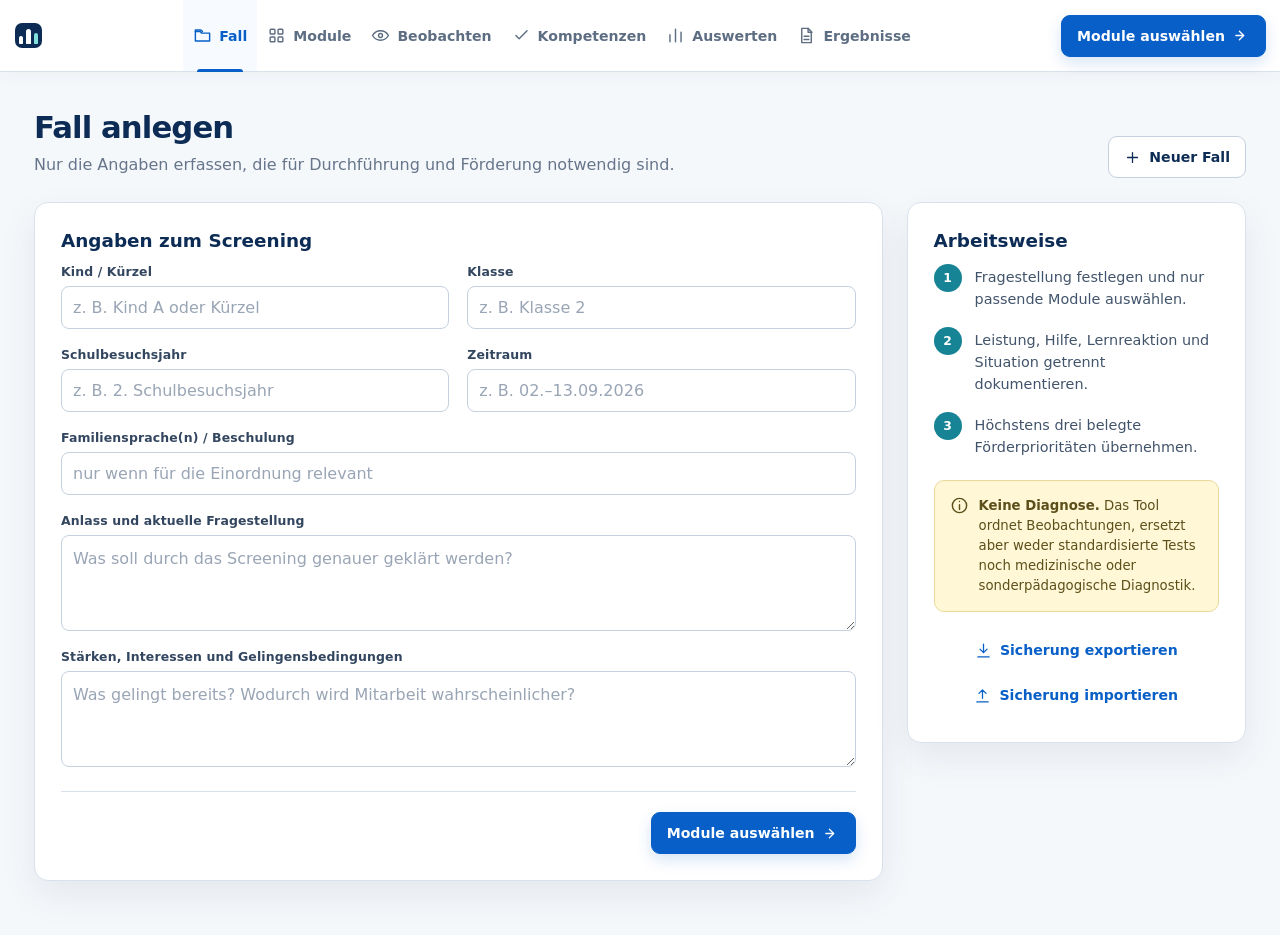
<file: index.html>
<!doctype html>
<html lang="de">
  <head>
    <meta charset="UTF-8" />
    <meta name="viewport" content="width=device-width, initial-scale=1.0, viewport-fit=cover" />
    <meta name="theme-color" content="#ffffff" />
    <meta name="description" content="Lokales Auswertungstool für den pädagogischen Screening-Baukasten Grundschule" />
    <link rel="manifest" href="./manifest.webmanifest" />
    <link rel="icon" href="./assets/icon.svg" type="image/svg+xml" />
    <link rel="stylesheet" href="./styles.css" />
    <title>Screening-Kompass</title>
  </head>
  <body>
    <div id="app">
      <main class="boot-screen">
        <div>
          <span>SCREENING-KOMPASS</span>
          <h1>Die App wird gestartet …</h1>
          <p>Wenn diese Meldung stehen bleibt, wird die Datei nur in einer geschützten Vorschau angezeigt. Bitte die ZIP-Datei herunterladen, entpacken und die darin enthaltene Datei öffnen.</p>
        </div>
      </main>
    </div>
    <div id="toast" class="toast" role="status" aria-live="polite"></div>
    <script>
      window.addEventListener("error", function (event) {
        var target = document.getElementById("app");
        if (!target) return;
        target.innerHTML = '<main class="boot-screen"><div><span>SCREENING-KOMPASS</span><h1>Die App konnte nicht gestartet werden.</h1><p>Bitte verwende die entpackte ZIP-Datei oder die Netlify-Version. Technischer Hinweis: ' + String(event.message || "unbekannter Fehler").replace(/[<>]/g, "") + '</p></div></main>';
      });
    </script>
    <script type="module" src="./src/app.js"></script>
  </body>
</html>
</file>
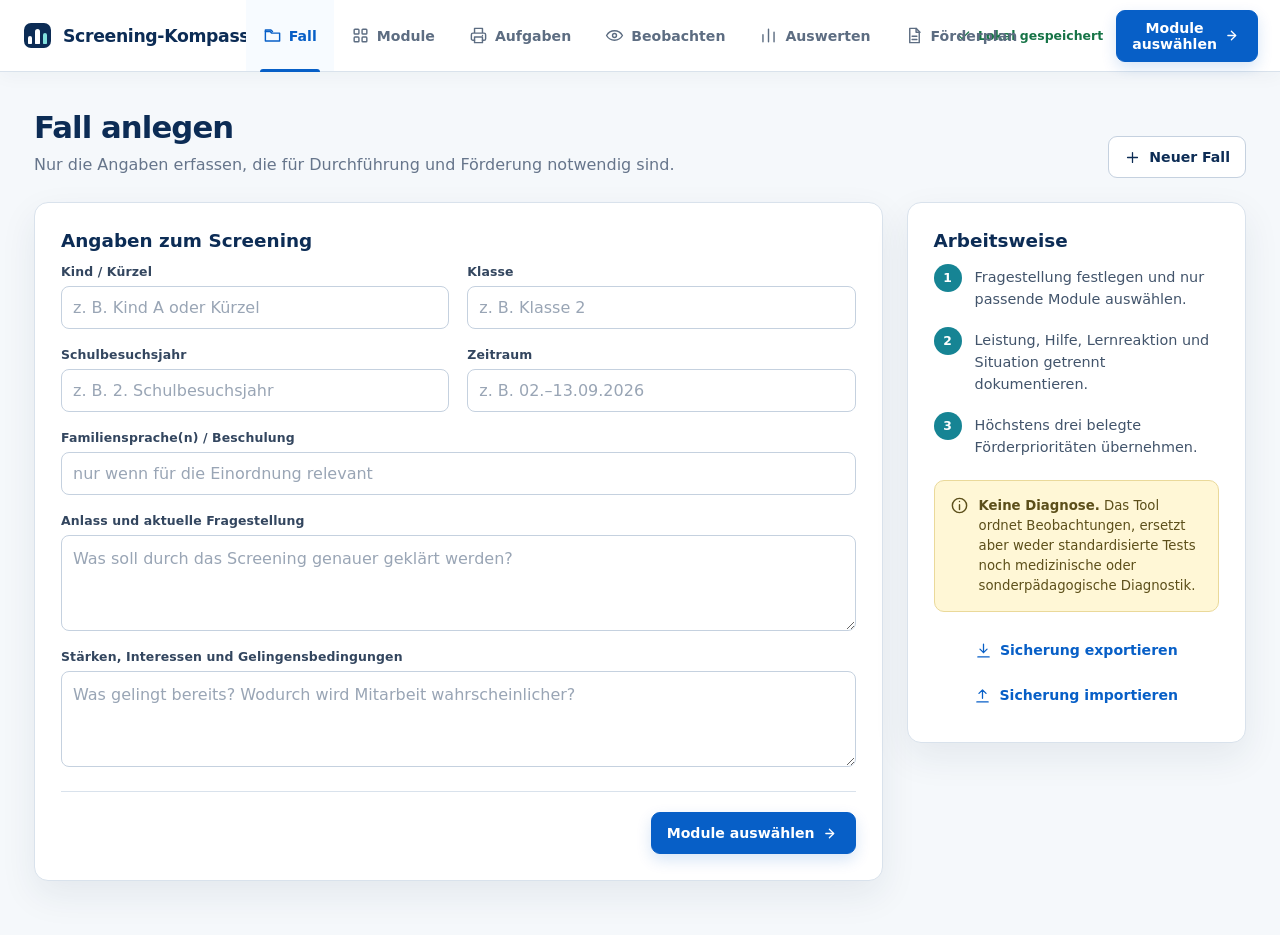
<file: Screening-Kompass.html>
<!doctype html>
<html lang="de">
  <head>
    <meta charset="UTF-8" />
    <meta name="viewport" content="width=device-width, initial-scale=1.0, viewport-fit=cover" />
    <meta name="theme-color" content="#ffffff" />
    <meta name="description" content="Lokales Auswertungstool für den pädagogischen Screening-Baukasten Grundschule" />
    <title>Screening-Kompass</title>
    <style>:root {
  color-scheme: light;
  --navy: #0c2c55;
  --blue: #075fc7;
  --blue-dark: #064c9e;
  --teal: #168494;
  --teal-soft: #e8f7f7;
  --ink: #17263b;
  --muted: #66758b;
  --line: #d9e2ec;
  --line-strong: #c5d1df;
  --surface: #ffffff;
  --surface-soft: #f5f8fb;
  --surface-blue: #eff7ff;
  --yellow: #fff7d6;
  --yellow-line: #ead99a;
  --green: #177447;
  --green-soft: #e9f7ef;
  --red: #b63b45;
  --shadow: 0 14px 36px rgba(26, 51, 82, 0.08);
  --radius: 14px;
  font-family: Inter, Aptos, "Segoe UI", system-ui, -apple-system, sans-serif;
  font-synthesis: none;
}

* {
  box-sizing: border-box;
}

html {
  min-width: 320px;
  background: var(--surface-soft);
  scroll-behavior: smooth;
}

body {
  margin: 0;
  min-width: 320px;
  min-height: 100vh;
  color: var(--ink);
  background: var(--surface-soft);
  -webkit-font-smoothing: antialiased;
}

.boot-screen {
  display: grid;
  min-height: 100vh;
  padding: 32px;
  place-items: center;
  background: #f5f8fb;
}

.boot-screen > div {
  width: min(100%, 620px);
  padding: 38px;
  border: 1px solid #d9e2ec;
  border-radius: 16px;
  background: #fff;
  box-shadow: 0 14px 36px rgba(26, 51, 82, 0.08);
}

.boot-screen span {
  color: #168494;
  font-size: 0.75rem;
  font-weight: 900;
  letter-spacing: 0.12em;
}

.boot-screen h1 { margin-top: 8px; }
.boot-screen p { margin-bottom: 0; color: #66758b; }

button,
input,
textarea,
select {
  font: inherit;
}

button,
select {
  cursor: pointer;
}

button:disabled,
select:disabled {
  cursor: not-allowed;
  opacity: 0.55;
}

button:focus-visible,
input:focus-visible,
textarea:focus-visible,
select:focus-visible {
  outline: 3px solid rgba(7, 95, 199, 0.25);
  outline-offset: 2px;
}

h1,
h2,
h3,
p {
  margin-top: 0;
}

h1 {
  margin-bottom: 8px;
  color: var(--navy);
  font-size: clamp(1.65rem, 2.4vw, 2.25rem);
  line-height: 1.15;
  letter-spacing: -0.03em;
}

h2 {
  margin-bottom: 12px;
  color: var(--navy);
  font-size: 1.15rem;
  line-height: 1.25;
}

h3 {
  margin-bottom: 7px;
  color: var(--navy);
  font-size: 0.92rem;
}

p {
  line-height: 1.55;
}

.icon {
  flex: 0 0 auto;
}

.app-header {
  position: sticky;
  z-index: 20;
  top: 0;
  display: grid;
  grid-template-columns: minmax(220px, 1fr) auto minmax(220px, 1fr);
  align-items: stretch;
  min-height: 72px;
  border-bottom: 1px solid var(--line);
  background: rgba(255, 255, 255, 0.97);
  box-shadow: 0 4px 18px rgba(22, 48, 79, 0.04);
  backdrop-filter: blur(14px);
}

.brand {
  display: inline-flex;
  align-items: center;
  gap: 12px;
  width: max-content;
  padding: 0 24px;
  border: 0;
  color: var(--navy);
  background: transparent;
  font-size: 1.08rem;
  font-weight: 800;
  letter-spacing: -0.02em;
}

.brand-mark {
  display: flex;
  align-items: end;
  gap: 3px;
  width: 27px;
  height: 25px;
  padding: 4px;
  border-radius: 7px;
  background: var(--navy);
}

.brand-mark span {
  width: 5px;
  border-radius: 3px 3px 1px 1px;
  background: #fff;
}

.brand-mark span:nth-child(1) { height: 8px; }
.brand-mark span:nth-child(2) { height: 15px; }
.brand-mark span:nth-child(3) { height: 11px; background: #82e1dd; }

.workflow-nav {
  display: flex;
  align-items: stretch;
  justify-content: center;
  min-width: 0;
}

.workflow-link {
  position: relative;
  display: inline-flex;
  align-items: center;
  justify-content: center;
  gap: 7px;
  padding: 0 17px;
  border: 0;
  color: #5d6d82;
  background: transparent;
  font-size: 0.88rem;
  font-weight: 700;
  white-space: nowrap;
}

.workflow-link::after {
  position: absolute;
  right: 14px;
  bottom: -1px;
  left: 14px;
  height: 3px;
  border-radius: 4px 4px 0 0;
  background: transparent;
  content: "";
}

.workflow-link:hover,
.workflow-link.is-active {
  color: var(--blue);
  background: #f7fbff;
}

.workflow-link.is-active::after {
  background: var(--blue);
}

.header-actions {
  display: flex;
  align-items: center;
  justify-content: flex-end;
  gap: 13px;
  padding: 0 22px;
}

.save-status {
  display: inline-flex;
  align-items: center;
  gap: 6px;
  color: var(--green);
  font-size: 0.78rem;
  font-weight: 700;
  white-space: nowrap;
}

.button {
  display: inline-flex;
  align-items: center;
  justify-content: center;
  gap: 8px;
  min-height: 42px;
  padding: 9px 15px;
  border: 1px solid transparent;
  border-radius: 9px;
  font-size: 0.88rem;
  font-weight: 750;
  text-align: center;
  text-decoration: none;
  transition: background 140ms ease, border-color 140ms ease, transform 140ms ease;
}

.button:not(:disabled):active {
  transform: translateY(1px);
}

.button-primary {
  border-color: var(--blue);
  color: #fff;
  background: var(--blue);
  box-shadow: 0 6px 15px rgba(7, 95, 199, 0.16);
}

.button-primary:hover { background: var(--blue-dark); }

.button-secondary {
  border-color: var(--line-strong);
  color: var(--navy);
  background: #fff;
}

.button-secondary:hover,
.button-quiet:hover { background: var(--surface-blue); border-color: #a9c5e3; }

.button-quiet {
  border-color: transparent;
  color: var(--blue);
  background: transparent;
}

.button-block { width: 100%; }

.icon-button {
  display: inline-grid;
  width: 34px;
  height: 34px;
  padding: 0;
  place-items: center;
  border: 1px solid var(--line);
  border-radius: 8px;
  color: var(--navy);
  background: #fff;
}

.simple-page,
.report-page {
  width: min(100%, 1380px);
  min-height: calc(100vh - 72px);
  margin: 0 auto;
  padding: 38px 34px 54px;
}

.page-heading,
.report-toolbar {
  display: flex;
  align-items: end;
  justify-content: space-between;
  gap: 24px;
  margin-bottom: 24px;
}

.page-heading p,
.report-toolbar p,
.workspace-title p,
.profile-heading p {
  margin-bottom: 0;
  color: var(--muted);
}

.case-layout {
  display: grid;
  grid-template-columns: minmax(0, 1.8fr) minmax(285px, 0.72fr);
  gap: 24px;
}

.form-surface,
.guidance-panel,
.module-group,
.selection-summary,
.transfer-copy {
  border: 1px solid var(--line);
  border-radius: var(--radius);
  background: var(--surface);
  box-shadow: var(--shadow);
}

.form-surface,
.guidance-panel,
.selection-summary {
  padding: 26px;
}

.form-grid {
  display: grid;
  grid-template-columns: repeat(2, minmax(0, 1fr));
  gap: 18px;
}

.field {
  display: flex;
  flex-direction: column;
  gap: 7px;
  min-width: 0;
}

.field > span {
  color: #33465f;
  font-size: 0.78rem;
  font-weight: 800;
  letter-spacing: 0.01em;
}

.field-wide { grid-column: 1 / -1; }

.field input,
.field textarea,
.transfer-copy textarea,
.rating-select {
  width: 100%;
  border: 1px solid var(--line-strong);
  border-radius: 8px;
  color: var(--ink);
  background: #fff;
}

.field input {
  min-height: 43px;
  padding: 9px 11px;
}

.field textarea,
.transfer-copy textarea {
  padding: 11px;
  line-height: 1.5;
  resize: vertical;
}

.field input::placeholder,
.field textarea::placeholder { color: #99a5b5; }

.field input:hover,
.field textarea:hover,
.rating-select:hover { border-color: #9db3ca; }

.form-actions {
  display: flex;
  justify-content: flex-end;
  margin-top: 24px;
  padding-top: 20px;
  border-top: 1px solid var(--line);
}

.guidance-panel {
  align-self: start;
}

.plain-steps {
  display: grid;
  gap: 16px;
  margin: 0 0 22px;
  padding: 0;
  list-style: none;
}

.plain-steps li {
  display: grid;
  grid-template-columns: 30px 1fr;
  gap: 11px;
  align-items: start;
}

.plain-steps li > span {
  display: grid;
  width: 28px;
  height: 28px;
  place-items: center;
  border-radius: 50%;
  color: #fff;
  background: var(--teal);
  font-size: 0.77rem;
  font-weight: 800;
}

.plain-steps p { margin: 2px 0 0; color: #42546b; font-size: 0.9rem; }

.notice {
  display: flex;
  gap: 10px;
  padding: 15px;
  border: 1px solid;
  border-radius: 10px;
}

.notice p { margin: 0; font-size: 0.83rem; line-height: 1.5; }

.notice-yellow {
  border-color: var(--yellow-line);
  color: #5c4f1a;
  background: var(--yellow);
}

.notice.compact { padding: 10px 11px; }

.data-actions {
  display: grid;
  gap: 3px;
  margin-top: 17px;
}

.module-selection-layout {
  display: grid;
  grid-template-columns: minmax(0, 1fr) 300px;
  gap: 24px;
  align-items: start;
}

.module-groups { display: grid; gap: 18px; }

.module-group { overflow: hidden; }

.section-title-line {
  display: flex;
  align-items: center;
  justify-content: space-between;
  gap: 18px;
  padding: 18px 21px;
  border-bottom: 1px solid var(--line);
  background: #fbfcfe;
}

.section-title-line h2 { margin: 0; }

.section-title-line span {
  color: var(--muted);
  font-size: 0.78rem;
  font-weight: 700;
}

.module-list { display: grid; }

.module-choice {
  display: grid;
  grid-template-columns: 24px 42px minmax(0, 1fr) auto;
  gap: 12px;
  align-items: center;
  min-height: 70px;
  padding: 13px 20px;
  border-bottom: 1px solid var(--line);
  cursor: pointer;
  transition: background 120ms ease;
}

.module-choice:last-child { border-bottom: 0; }
.module-choice:hover { background: #f9fbfd; }
.module-choice.is-selected { background: var(--surface-blue); }
.module-choice input { position: absolute; opacity: 0; pointer-events: none; }

.choice-check {
  display: grid;
  width: 22px;
  height: 22px;
  place-items: center;
  border: 1.5px solid var(--line-strong);
  border-radius: 6px;
  color: #fff;
  background: #fff;
}

.is-selected .choice-check { border-color: var(--blue); background: var(--blue); }

.module-code {
  display: grid;
  width: 39px;
  height: 30px;
  place-items: center;
  border-radius: 7px;
  color: var(--navy);
  background: #eaf2fa;
  font-size: 0.77rem;
  font-weight: 850;
}

.module-copy { display: grid; gap: 3px; }
.module-copy strong { color: var(--navy); font-size: 0.92rem; }
.module-copy small { color: var(--muted); font-size: 0.8rem; }
.module-count { color: var(--muted); font-size: 0.75rem; white-space: nowrap; }

.selection-summary {
  position: sticky;
  top: 96px;
}

.summary-number {
  display: flex;
  align-items: baseline;
  gap: 9px;
  padding: 11px 0;
  border-bottom: 1px solid var(--line);
}

.summary-number strong { color: var(--blue); font-size: 1.65rem; }
.summary-number span { color: var(--muted); font-size: 0.85rem; }
.selection-summary > p { margin: 18px 0; color: var(--muted); font-size: 0.86rem; }

.materials-page { width: min(100%, 1480px); }

.material-summary {
  display: grid;
  grid-template-columns: repeat(3, minmax(150px, 0.6fr)) minmax(330px, 1.2fr);
  gap: 1px;
  margin-bottom: 22px;
  overflow: hidden;
  border: 1px solid var(--line);
  border-radius: 12px;
  background: var(--line);
  box-shadow: var(--shadow);
}

.material-summary > div {
  display: flex;
  align-items: baseline;
  gap: 9px;
  min-height: 68px;
  padding: 16px 18px;
  background: #fff;
}

.material-summary strong { color: var(--blue); font-size: 1.55rem; }
.material-summary span { color: var(--muted); font-size: 0.78rem; }
.material-summary .material-summary-actions { align-items: center; justify-content: flex-end; }

.material-groups { display: grid; gap: 20px; }

.material-group {
  overflow: hidden;
  border: 1px solid var(--line);
  border-radius: var(--radius);
  background: #fff;
  box-shadow: var(--shadow);
}

.print-sheet-grid {
  display: grid;
  grid-template-columns: repeat(3, minmax(0, 1fr));
  gap: 14px;
  padding: 18px;
}

.print-sheet-choice {
  position: relative;
  display: grid;
  grid-template-columns: 92px minmax(0, 1fr) 25px;
  gap: 13px;
  align-items: center;
  min-height: 142px;
  padding: 12px;
  overflow: hidden;
  border: 1px solid var(--line);
  border-radius: 10px;
  background: #fff;
  cursor: pointer;
  transition: border-color 140ms ease, background 140ms ease, box-shadow 140ms ease;
}

.print-sheet-choice:hover { border-color: #9ebbd8; box-shadow: 0 7px 18px rgba(26, 51, 82, 0.08); }
.print-sheet-choice.is-selected { border-color: #7baddc; background: var(--surface-blue); box-shadow: inset 3px 0 var(--blue); }
.print-sheet-choice > input { position: absolute; opacity: 0; pointer-events: none; }

.sheet-preview {
  display: block;
  width: 92px;
  aspect-ratio: 210 / 297;
  overflow: hidden;
  border: 1px solid var(--line-strong);
  border-radius: 5px;
  background: #fff;
  box-shadow: 0 3px 8px rgba(26, 51, 82, 0.08);
}

.sheet-preview img { display: block; width: 100%; height: 100%; object-fit: cover; }

.sheet-copy { display: grid; gap: 7px; min-width: 0; }
.sheet-copy > strong { color: var(--navy); font-size: 0.88rem; line-height: 1.35; }
.sheet-copy > small { color: var(--muted); font-size: 0.7rem; line-height: 1.35; }

.sheet-meta { display: flex; align-items: center; gap: 8px; }
.sheet-meta strong { padding: 4px 7px; border-radius: 6px; color: var(--blue); background: #e5f1fd; font-size: 0.69rem; }
.sheet-meta small { color: var(--muted); font-size: 0.68rem; }
.print-sheet-choice > .choice-check { align-self: start; margin-top: 2px; }

.material-bottom-actions {
  display: flex;
  align-items: center;
  justify-content: space-between;
  gap: 14px;
  margin-top: 24px;
  padding-top: 20px;
  border-top: 1px solid var(--line);
}

.material-print-page { min-height: 100vh; padding: 28px; background: #edf1f5; }

.print-material-toolbar {
  display: flex;
  align-items: end;
  justify-content: space-between;
  gap: 22px;
  width: min(100%, 940px);
  margin: 0 auto 24px;
  padding: 20px 22px;
  border: 1px solid var(--line);
  border-radius: 12px;
  background: #fff;
  box-shadow: var(--shadow);
}

.print-material-toolbar h1 { margin-bottom: 4px; font-size: 1.45rem; }
.print-material-toolbar p { margin: 0; color: var(--muted); font-size: 0.82rem; }
.print-material-toolbar > div:last-child { display: flex; gap: 10px; }

.print-sheet-stack { display: grid; gap: 24px; justify-content: center; }

.print-sheet-page {
  width: min(100%, 794px);
  aspect-ratio: 210 / 297;
  overflow: hidden;
  background: #fff;
  box-shadow: 0 12px 32px rgba(18, 43, 74, 0.16);
}

.print-sheet-page img { display: block; width: 100%; height: 100%; object-fit: contain; }

.workspace {
  display: grid;
  grid-template-columns: 270px minmax(520px, 1fr) 330px;
  grid-template-rows: minmax(0, 1fr) 72px;
  min-height: calc(100vh - 72px);
  background: #fff;
}

.module-rail,
.area-rail {
  grid-row: 1;
  min-width: 0;
  overflow-y: auto;
  border-right: 1px solid var(--line);
  background: #f8fafc;
}

.rail-heading,
.inspector-heading {
  display: flex;
  align-items: center;
  justify-content: space-between;
  gap: 10px;
  min-height: 58px;
  padding: 13px 18px;
  border-bottom: 1px solid var(--line);
}

.rail-heading strong { color: var(--navy); font-size: 0.85rem; }

.rail-group { padding: 14px 12px 4px; }

.rail-group h3 {
  margin: 0 7px 7px;
  color: #768499;
  font-size: 0.67rem;
  letter-spacing: 0.07em;
  text-transform: uppercase;
}

.rail-module {
  display: grid;
  grid-template-columns: 34px minmax(0, 1fr) auto;
  gap: 8px;
  align-items: center;
  width: 100%;
  min-height: 47px;
  padding: 8px 8px;
  border: 0;
  border-radius: 8px;
  color: #41536a;
  background: transparent;
  text-align: left;
}

.rail-module:hover { background: #eef3f8; }
.rail-module.is-active { color: var(--blue); background: #eaf4ff; }
.rail-module > span:first-child { font-size: 0.73rem; font-weight: 850; }
.rail-module-title { overflow: hidden; font-size: 0.78rem; font-weight: 700; text-overflow: ellipsis; white-space: nowrap; }

.rail-status {
  display: inline-grid;
  min-width: 27px;
  height: 22px;
  padding: 0 5px;
  place-items: center;
  border-radius: 11px;
  color: #748297;
  background: #e9eef4;
  font-size: 0.64rem;
  font-weight: 800;
}

.rail-status.is-complete { color: var(--green); background: var(--green-soft); }

.workspace-main {
  grid-row: 1;
  min-width: 0;
  overflow-y: auto;
  padding: 26px 26px 32px;
  background: #fff;
}

.workspace-title {
  display: flex;
  align-items: end;
  justify-content: space-between;
  gap: 18px;
  margin-bottom: 20px;
}

.workspace-title h1 { font-size: 1.6rem; }
.workspace-title > span {
  flex: 0 0 auto;
  color: var(--teal);
  font-size: 0.76rem;
  font-weight: 800;
}

.observation-table,
.profile-table {
  overflow: hidden;
  border: 1px solid var(--line);
  border-radius: 11px;
}

.observation-head,
.observation-row {
  display: grid;
  grid-template-columns: 45px minmax(240px, 1fr) minmax(270px, 0.8fr);
  align-items: center;
}

.observation-head {
  min-height: 43px;
  padding: 0 15px;
  color: #68778b;
  background: #f5f8fb;
  font-size: 0.69rem;
  font-weight: 800;
  letter-spacing: 0.05em;
  text-transform: uppercase;
}

.observation-row {
  min-height: 62px;
  padding: 10px 15px;
  border-top: 1px solid var(--line);
  background: #fff;
  cursor: pointer;
}

.observation-row:hover { background: #fbfdff; }
.observation-row.is-active { background: var(--surface-blue); box-shadow: inset 3px 0 var(--blue); }
.observation-number { color: #7b899b; font-size: 0.76rem; font-weight: 800; }
.observation-row > strong { padding-right: 16px; color: #263850; font-size: 0.85rem; line-height: 1.4; }

.evidence-control {
  display: grid;
  grid-template-columns: repeat(6, minmax(34px, 1fr));
  gap: 5px;
}

.evidence-button {
  min-width: 34px;
  height: 34px;
  padding: 0;
  border: 1px solid #bfcbd9;
  border-radius: 7px;
  color: #526278;
  background: #fff;
  font-size: 0.75rem;
  font-weight: 850;
}

.evidence-button:hover { border-color: var(--blue); color: var(--blue); background: #f4f9ff; }
.evidence-button.is-selected { border-color: var(--blue); color: #fff; background: var(--blue); box-shadow: 0 3px 9px rgba(7, 95, 199, 0.18); }

.observation-detail {
  padding: 17px 18px 19px 61px;
  border-top: 1px solid #cfe0f1;
  border-bottom: 1px solid var(--line);
  background: #f7fbff;
}

.detail-grid {
  display: grid;
  grid-template-columns: repeat(2, minmax(0, 1fr));
  gap: 14px;
  margin-top: 13px;
}

.inspector {
  grid-row: 1;
  min-width: 0;
  overflow-y: auto;
  padding: 0 18px 24px;
  border-left: 1px solid var(--line);
  background: #fbfcfe;
}

.inspector-heading { margin: 0 -18px 16px; }
.inspector-heading h2 { margin: 0; font-size: 0.97rem; }

.mapping-block {
  margin-top: 15px;
  padding: 14px;
  border: 1px solid var(--line);
  border-radius: 9px;
  background: #fff;
}

.mapping-block h3 { margin-bottom: 5px; color: var(--blue); }
.mapping-block p { margin-bottom: 9px; color: #364a63; font-size: 0.84rem; }
.mapping-result { color: var(--muted); font-size: 0.72rem; font-weight: 700; }
.inspector > .button { margin-top: 15px; }

.code-legend {
  margin-top: 22px;
  padding-top: 17px;
  border-top: 1px solid var(--line);
}

.code-legend p {
  display: grid;
  grid-template-columns: 25px 1fr;
  gap: 8px;
  margin: 7px 0;
  color: var(--muted);
  font-size: 0.73rem;
}

.code-legend p strong { color: var(--navy); }

.workspace-footer {
  grid-column: 1 / -1;
  grid-row: 2;
  display: grid;
  grid-template-columns: 270px minmax(300px, 1fr) 330px;
  align-items: center;
  gap: 18px;
  padding: 12px 22px;
  border-top: 1px solid var(--line);
  background: #fff;
  box-shadow: 0 -6px 18px rgba(26, 51, 82, 0.05);
}

.workspace-footer > .button:last-child { justify-self: end; }

.progress-track {
  display: flex;
  align-items: center;
  justify-content: center;
  gap: 12px;
  color: var(--muted);
  font-size: 0.75rem;
  font-weight: 700;
}

.progress-track > div {
  width: min(100%, 360px);
  height: 7px;
  overflow: hidden;
  border-radius: 6px;
  background: #e8edf3;
}

.progress-track i { display: block; height: 100%; border-radius: inherit; background: var(--teal); }

.area-rail { padding: 0 11px 20px; }
.area-rail .rail-heading { margin: 0 -11px 8px; padding-left: 18px; }

.area-filter {
  display: grid;
  grid-template-columns: minmax(0, 1fr) auto 14px;
  gap: 8px;
  align-items: center;
  width: 100%;
  min-height: 47px;
  padding: 8px 9px;
  border: 0;
  border-radius: 8px;
  color: #485a70;
  background: transparent;
  text-align: left;
}

.area-filter:first-of-type { grid-template-columns: minmax(0, 1fr) auto; }
.area-filter span { font-size: 0.78rem; font-weight: 700; line-height: 1.25; }
.area-filter strong { display: grid; min-width: 24px; height: 22px; place-items: center; border-radius: 12px; color: #68798d; background: #e8edf3; font-size: 0.67rem; }
.area-filter:hover { background: #eef3f8; }
.area-filter.is-active { color: var(--blue); background: #eaf4ff; }
.area-filter.is-active strong { color: #fff; background: var(--blue); }

.profile-heading {
  margin-bottom: 13px;
  padding: 14px 16px;
  border-left: 4px solid var(--teal);
  background: var(--teal-soft);
}

.profile-heading h2 { margin-bottom: 3px; font-size: 0.98rem; }
.profile-heading p { font-size: 0.78rem; }

.profile-head,
.profile-row {
  display: grid;
  grid-template-columns: minmax(130px, 0.85fr) minmax(155px, 1fr) 72px minmax(190px, 1.3fr) 65px;
  gap: 11px;
  align-items: center;
}

.profile-head {
  min-height: 43px;
  padding: 0 13px;
  color: #68778b;
  background: #f5f8fb;
  font-size: 0.65rem;
  font-weight: 800;
  letter-spacing: 0.04em;
  text-transform: uppercase;
}

.profile-row {
  min-height: 67px;
  padding: 9px 13px;
  border-top: 1px solid var(--line);
  background: #fff;
  cursor: pointer;
}

.profile-row:hover { background: #fbfdff; }
.profile-row.is-active { background: var(--surface-blue); box-shadow: inset 3px 0 var(--blue); }
.profile-row > span:first-child { color: #4e5f75; font-size: 0.74rem; line-height: 1.3; }
.profile-row > strong { color: var(--navy); font-size: 0.78rem; line-height: 1.3; }
.evidence-summary { display: -webkit-box; overflow: hidden; color: #5d6d81; font-size: 0.72rem; line-height: 1.38; -webkit-box-orient: vertical; -webkit-line-clamp: 2; }

.rating-select {
  height: 34px;
  padding: 0 7px;
  color: var(--navy);
  font-weight: 850;
}

.rating-minus { border-color: #e3b3b7; color: var(--red); background: #fff4f4; }
.rating-o { border-color: #decf95; color: #685817; background: #fff9df; }
.rating-plus { border-color: #9dcdb2; color: var(--green); background: var(--green-soft); }

.priority-button {
  display: grid;
  width: 37px;
  height: 37px;
  place-items: center;
  border: 1px solid var(--line);
  border-radius: 9px;
  color: #8793a2;
  background: #fff;
}

.priority-button:hover,
.priority-button.is-active { border-color: #d9b833; color: #8c6e00; background: #fff4bd; }

.report-inspector .field { margin-bottom: 13px; }
.active-profile-label { margin-bottom: 17px; color: var(--muted); font-size: 0.8rem; }
.active-profile-label strong { color: var(--navy); font-size: 0.9rem; }
.muted { color: var(--muted); }

.empty-state,
.empty-inline {
  display: grid;
  min-height: 420px;
  place-content: center;
  justify-items: center;
  padding: 36px;
  text-align: center;
}

.empty-state { min-height: calc(100vh - 72px); }
.empty-state p,
.empty-inline p { color: var(--muted); }

.report-page { width: min(100%, 1120px); }
.toolbar-actions { display: flex; gap: 10px; }

.print-report {
  padding: 44px 50px;
  border: 1px solid var(--line);
  border-radius: var(--radius);
  background: #fff;
  box-shadow: var(--shadow);
}

.report-title {
  display: flex;
  align-items: end;
  justify-content: space-between;
  gap: 24px;
  padding-bottom: 22px;
  border-bottom: 4px solid var(--navy);
}

.report-title span { color: var(--teal); font-size: 0.73rem; font-weight: 900; letter-spacing: 0.12em; }
.report-title h1 { margin: 5px 0 0; font-size: 2rem; }
.report-title > p { margin: 0; color: var(--muted); font-size: 0.76rem; }

.report-meta {
  display: grid;
  grid-template-columns: 1.2fr 1fr 1fr;
  gap: 1px;
  margin: 25px 0;
  border: 1px solid var(--line);
  background: var(--line);
}

.report-meta p { display: grid; gap: 5px; margin: 0; padding: 13px 15px; background: #fff; }
.report-meta span { color: var(--muted); font-size: 0.7rem; font-weight: 800; text-transform: uppercase; }
.report-meta strong { color: var(--navy); font-size: 0.9rem; }

.report-context {
  display: grid;
  grid-template-columns: 170px 1fr;
  gap: 7px 18px;
  margin-bottom: 28px;
  padding: 18px;
  border-radius: 10px;
  background: var(--surface-soft);
}

.report-context h2,
.report-context p { margin: 0; }
.report-context h2 { font-size: 0.86rem; }
.report-context p { color: #43546a; font-size: 0.84rem; }

.priority-report {
  margin: 26px 0;
  overflow: hidden;
  border: 1px solid var(--line-strong);
  border-radius: 11px;
  break-inside: avoid;
}

.priority-report-head { padding: 16px 19px; color: #fff; background: var(--navy); }
.priority-report-head span { color: #91dcd9; font-size: 0.69rem; font-weight: 900; letter-spacing: 0.08em; text-transform: uppercase; }
.priority-report-head h2 { margin: 4px 0 2px; color: #fff; font-size: 1.1rem; }
.priority-report-head p { margin: 0; color: #d4dfeb; font-size: 0.78rem; }
.report-section { display: grid; grid-template-columns: 155px 1fr; gap: 20px; padding: 16px 19px; border-bottom: 1px solid var(--line); }
.report-section h3,
.report-section p { margin: 0; }
.report-section h3 { color: var(--teal); }
.report-section p { color: #374a61; font-size: 0.84rem; }
.report-sources { padding: 12px 19px; color: var(--muted); background: #f8fafc; font-size: 0.71rem; line-height: 1.5; }
.report-note { margin-top: 25px; padding-top: 15px; border-top: 1px solid var(--line); color: var(--muted); font-size: 0.72rem; line-height: 1.5; }
.empty-report { margin: 35px 0; padding: 28px; border: 1px dashed var(--line-strong); border-radius: 10px; text-align: center; }

.transfer-copy { margin-top: 24px; padding: 24px; }
.transfer-copy > div { display: flex; gap: 10px; margin-top: 12px; }

.toast {
  position: fixed;
  z-index: 100;
  right: 24px;
  bottom: 24px;
  max-width: 380px;
  padding: 13px 17px;
  border-radius: 9px;
  color: #fff;
  background: var(--navy);
  box-shadow: 0 14px 34px rgba(12, 44, 85, 0.25);
  font-size: 0.85rem;
  font-weight: 700;
  opacity: 0;
  pointer-events: none;
  transform: translateY(12px);
  transition: opacity 150ms ease, transform 150ms ease;
}

.toast.is-visible { opacity: 1; transform: translateY(0); }

.visually-hidden {
  position: absolute !important;
  width: 1px !important;
  height: 1px !important;
  overflow: hidden !important;
  clip: rect(0 0 0 0) !important;
  white-space: nowrap !important;
}

@media (max-width: 1220px) {
  .app-header { grid-template-columns: auto minmax(0, 1fr) auto; }
  .brand { padding: 0 16px; }
  .brand > span:last-child { display: none; }
  .workflow-link { padding: 0 12px; }
  .save-status { display: none; }
  .workspace { grid-template-columns: 225px minmax(440px, 1fr) 290px; }
  .workspace-footer { grid-template-columns: 225px minmax(280px, 1fr) 290px; }
  .observation-head,
  .observation-row { grid-template-columns: 38px minmax(200px, 1fr) 244px; }
  .evidence-control { grid-template-columns: repeat(6, 35px); }
  .profile-head,
  .profile-row { grid-template-columns: minmax(105px, 0.75fr) minmax(130px, 1fr) 65px minmax(150px, 1.1fr) 45px; gap: 8px; }
  .print-sheet-grid { grid-template-columns: repeat(2, minmax(0, 1fr)); }
  .material-summary { grid-template-columns: repeat(3, minmax(0, 1fr)); }
  .material-summary .material-summary-actions { grid-column: 1 / -1; }
}

@media (max-width: 980px) {
  .app-header { grid-template-columns: auto minmax(0, 1fr); }
  .header-actions { display: none; }
  .workflow-nav { justify-content: flex-end; overflow-x: auto; }
  .workflow-link { min-width: 72px; padding: 0 10px; }
  .workflow-link span { display: none; }
  .case-layout,
  .module-selection-layout { grid-template-columns: 1fr; }
  .selection-summary { position: static; }
  .workspace { grid-template-columns: 210px minmax(0, 1fr); grid-template-rows: auto auto 72px; }
  .module-rail,
  .area-rail { grid-column: 1; grid-row: 1 / 3; }
  .workspace-main { grid-column: 2; grid-row: 1; }
  .inspector { grid-column: 2; grid-row: 2; overflow: visible; border-top: 1px solid var(--line); border-left: 0; }
  .workspace-footer { grid-column: 1 / -1; grid-row: 3; grid-template-columns: auto 1fr auto; }
  .report-inspector { display: grid; grid-template-columns: repeat(3, minmax(0, 1fr)); gap: 13px; padding-top: 18px; }
  .report-inspector .inspector-heading,
  .report-inspector .active-profile-label,
  .report-inspector .notice,
  .report-inspector > .button { grid-column: 1 / -1; }
  .report-inspector .inspector-heading { margin-top: -18px; }
}

@media (max-width: 720px) {
  .app-header { min-height: 62px; }
  .brand { padding: 0 12px; }
  .workflow-link { min-width: 52px; }
  .simple-page,
  .report-page { min-height: calc(100vh - 62px); padding: 25px 16px 40px; }
  .page-heading,
  .report-toolbar { align-items: stretch; flex-direction: column; }
  .page-heading > .button,
  .report-toolbar .button { width: 100%; }
  .form-surface,
  .guidance-panel,
  .selection-summary { padding: 20px; }
  .form-grid { grid-template-columns: 1fr; }
  .field-wide { grid-column: auto; }
  .module-choice { grid-template-columns: 24px 40px minmax(0, 1fr); padding: 13px 14px; }
  .module-count { grid-column: 3; }
  .workspace { display: block; min-height: calc(100vh - 62px); }
  .module-rail,
  .area-rail { max-height: 280px; overflow-y: auto; border-right: 0; border-bottom: 1px solid var(--line); }
  .workspace-main { overflow: visible; padding: 22px 14px 110px; }
  .inspector { overflow: visible; padding-bottom: 30px; }
  .workspace-title { align-items: start; flex-direction: column; }
  .observation-table { border-radius: 9px; }
  .observation-head { display: none; }
  .observation-row { grid-template-columns: 28px minmax(0, 1fr); gap: 6px; padding: 13px 11px; }
  .observation-row > .evidence-control { grid-column: 2; margin-top: 8px; }
  .evidence-control { grid-template-columns: repeat(6, minmax(32px, 1fr)); }
  .observation-detail { padding: 16px; }
  .detail-grid { grid-template-columns: 1fr; }
  .workspace-footer { position: fixed; z-index: 19; right: 0; bottom: 0; left: 0; display: flex; justify-content: space-between; padding: 10px; }
  .workspace-footer .progress-track { display: none; }
  .workspace-footer .button { padding: 9px 11px; font-size: 0.75rem; }
  .profile-head { display: none; }
  .profile-row { grid-template-columns: minmax(0, 1fr) 66px 42px; gap: 8px; padding: 13px; }
  .profile-row > span:first-child,
  .profile-row > strong { grid-column: 1; }
  .profile-row > span:nth-child(3) { grid-column: 2; grid-row: 1 / 3; }
  .profile-row .evidence-summary { grid-column: 1 / 3; }
  .profile-row .priority-button { grid-column: 3; grid-row: 1 / 3; }
  .report-inspector { display: block; }
  .report-inspector .field { margin-bottom: 13px; }
  .toolbar-actions { width: 100%; flex-direction: column; }
  .print-report { padding: 27px 20px; }
  .report-title { align-items: start; flex-direction: column; }
  .report-title h1 { font-size: 1.6rem; }
  .report-meta { grid-template-columns: 1fr; }
  .report-context,
  .report-section { grid-template-columns: 1fr; }
  .transfer-copy > div { flex-direction: column; }
  .toast { right: 14px; bottom: 82px; left: 14px; max-width: none; }
  .material-summary { grid-template-columns: 1fr; }
  .material-summary .material-summary-actions { grid-column: auto; align-items: stretch; flex-direction: column; }
  .print-sheet-grid { grid-template-columns: 1fr; padding: 13px; }
  .print-sheet-choice { grid-template-columns: 76px minmax(0, 1fr) 24px; min-height: 125px; }
  .sheet-preview { width: 76px; }
  .material-bottom-actions { align-items: stretch; flex-direction: column; }
  .material-bottom-actions .button { width: 100%; }
  .material-print-page { padding: 14px; }
  .print-material-toolbar { align-items: stretch; flex-direction: column; }
  .print-material-toolbar > div:last-child { flex-direction: column; }
}

@media print {
  @page { size: A4; margin: 14mm 13mm 15mm; }
  @page screeningSheet { size: A4; margin: 0; }
  html,
  body { background: #fff; }
  .no-print,
  .app-header,
  .report-toolbar,
  .transfer-copy,
  .toast { display: none !important; }
  .report-page { width: auto; min-height: 0; padding: 0; }
  .print-report { padding: 0; border: 0; border-radius: 0; box-shadow: none; }
  .report-title { padding-bottom: 14px; }
  .report-title h1 { font-size: 20pt; }
  .priority-report { margin: 18px 0; page-break-inside: avoid; }
  .report-note { font-size: 8pt; }
  body[data-view="printmaterials"] .material-print-page { min-height: 0; padding: 0; background: #fff; }
  body[data-view="printmaterials"] .print-sheet-stack { display: block; }
  body[data-view="printmaterials"] .print-sheet-page {
    width: 210mm;
    height: 297mm;
    margin: 0;
    overflow: hidden;
    page: screeningSheet;
    break-after: page;
    page-break-after: always;
    box-shadow: none;
  }
  body[data-view="printmaterials"] .print-sheet-page:last-child { break-after: auto; page-break-after: auto; }
}
</style>
  </head>
  <body>
    <div id="app">
      <main class="boot-screen">
        <div>
          <span>SCREENING-KOMPASS</span>
          <h1>Die App wird gestartet …</h1>
          <p>Wenn diese Meldung stehen bleibt, wird die Datei nur in einer geschützten Vorschau angezeigt. Bitte die ZIP-Datei herunterladen, entpacken und die darin enthaltene Datei öffnen.</p>
        </div>
      </main>
    </div>
    <div id="toast" class="toast" role="status" aria-live="polite"></div>
    <script>
      window.addEventListener("error", function (event) {
        var target = document.getElementById("app");
        if (!target) return;
        target.innerHTML = '<main class="boot-screen"><div><span>SCREENING-KOMPASS</span><h1>Die App konnte nicht gestartet werden.</h1><p>Bitte verwende die entpackte ZIP-Datei oder die Netlify-Version. Technischer Hinweis: ' + String(event.message || "unbekannter Fehler").replace(/[<>]/g, "") + '</p></div></main>';
      });
    </script>
    <script>const EVIDENCE_CODES = [
  { value: "S", short: "S", label: "selbstständig und sicher", appRating: "+" },
  { value: "H", short: "H", label: "nach kurzem Hinweis", appRating: "o" },
  { value: "V", short: "V", label: "nach Vormachen oder visuellem Modell", appRating: "o" },
  { value: "G", short: "G", label: "gemeinsam oder deutlich geführt", appRating: "-" },
  { value: "N", short: "N", label: "noch nicht gezeigt", appRating: "-" },
  { value: "?", short: "?", label: "nicht beurteilbar", appRating: "nb" }
];

const APP_RATINGS = [
  { value: "+", label: "+", description: "gelingt sicher / kein aktueller Förderbedarf" },
  { value: "o", label: "o", description: "gelingt teilweise / geringer oder situationsabhängiger Förderbedarf" },
  { value: "-", label: "-", description: "gelingt noch unsicher / deutlicher Förderbedarf" },
  { value: "nb", label: "n. b.", description: "nicht ausreichend beobachtet" }
];

const sheet = (page, code, title, kind, moduleIds, recommended = true) => ({
  id: `pdf-${String(page).padStart(3, "0")}`,
  page,
  code,
  title,
  kind,
  moduleIds,
  recommended,
  image: `./assets/sheets/page-${String(page).padStart(3, "0")}.png`
});

const PRINT_SHEETS = [
  sheet(16, "B3", "Beobachtung im Schulvormittag", "Aufgaben- und Beobachtungsbogen", ["B3"]),
  sheet(17, "B4", "Kommunikation und soziale Orientierung", "Aufgaben- und Beobachtungsbogen", ["B4"]),
  sheet(21, "W1", "Visuelle Wahrnehmung im Schulalltag", "Aufgaben- und Beobachtungsbogen", ["W1"]),
  sheet(22, "W2", "Visuelle Verarbeitung - kurze Aufgaben", "Aufgaben- und Beobachtungsbogen", ["W2"]),
  sheet(23, "W3", "Auditive Verarbeitung", "Aufgaben- und Beobachtungsbogen", ["W3"]),
  sheet(24, "W4", "Bewegung, Koordination und Körpermittellinie", "Aufgaben- und Beobachtungsbogen", ["W4"]),
  sheet(25, "W5", "Fein- und Visuomotorik", "Aufgaben- und Beobachtungsbogen", ["W5"]),
  sheet(26, "L1", "Denken und Lernen", "Aufgaben- und Beobachtungsbogen", ["L1"]),
  sheet(27, "L2", "Kurz üben und erneut ausprobieren", "Aufgaben- und Beobachtungsbogen", ["L2"]),
  sheet(28, "D1", "Laute, Silben und Buchstaben", "Aufgaben- und Beobachtungsbogen", ["D1"]),
  sheet(29, "D2", "Lesen - Grundlagen", "Aufgaben- und Beobachtungsbogen", ["D2"]),
  sheet(30, "D3", "Schreiben und Verschriften", "Aufgaben- und Beobachtungsbogen", ["D3"]),
  sheet(31, "D4", "Sprachverstehen und Erzählen", "Aufgaben- und Beobachtungsbogen", ["D4"]),
  sheet(32, "D5", "Deutsch: Lesen erweitert", "Aufgaben- und Beobachtungsbogen", ["D5"]),
  sheet(33, "D6", "Lesematerial: Wörter und Pseudowörter", "Lesematerial", ["D2", "D5"]),
  sheet(34, "D7", "Lesetext A: Der Schlüssel im Garten", "Lesematerial", ["D5"]),
  sheet(35, "D8", "Lesetext B: Ein Plan für den Schulgarten", "Lesematerial", ["D5"]),
  sheet(36, "D9", "Schreiben und Rechtschreibung erweitert", "Aufgaben- und Beobachtungsbogen", ["D9"]),
  sheet(37, "D10", "Schreibprobe: eigener Text", "Arbeitsmaterial", ["D9"]),
  sheet(38, "M1", "Mengen und Zählen", "Aufgaben- und Beobachtungsbogen", ["M1"]),
  sheet(39, "M2", "Ziffern, Zahlenraum und Stellenwert", "Aufgaben- und Beobachtungsbogen", ["M2"]),
  sheet(40, "M3", "Zerlegen und Rechnen", "Aufgaben- und Beobachtungsbogen", ["M3"]),
  sheet(41, "M4", "Sachrechnen, Muster und Größen", "Aufgaben- und Beobachtungsbogen", ["M4"]),
  sheet(42, "M5", "Mathematik: Zahlraum bis 100", "Aufgaben- und Beobachtungsbogen", ["M5"]),
  sheet(43, "M6", "Mathematik: Rechnen bis 100", "Aufgaben- und Beobachtungsbogen", ["M5"]),
  sheet(44, "M7", "Mathematik: weiterführende Anwendung", "Aufgaben- und Beobachtungsbogen", ["M5"]),
  sheet(45, "V1", "Ausgangsbeobachtung über fünf Tage", "Aufgaben- und Beobachtungsbogen", ["V1"]),
  sheet(46, "V2", "Lern- und Arbeitsverhalten", "Aufgaben- und Beobachtungsbogen", ["V2"]),
  sheet(47, "V3", "Hilfe annehmen und Neues lernen", "Aufgaben- und Beobachtungsbogen", ["V3"]),
  sheet(48, "V4", "Sozial-emotionale Beobachtung", "Aufgaben- und Beobachtungsbogen", ["V4"]),
  sheet(49, "V5", "Ereignisbogen bei Blockieren oder Aggression", "Zusatzbogen", ["V4"]),
  sheet(50, "V6", "Regulation in verschiedenen Situationen", "Aufgaben- und Beobachtungsbogen", ["V6"]),
  sheet(63, "Z1", "Auswertungshilfe Deutsch", "Lösung und Auswertung", ["D1", "D2", "D3", "D4", "D5", "D9"], false),
  sheet(64, "Z2", "Auswertungshilfe Mathematik", "Lösung und Auswertung", ["M1", "M2", "M3", "M4", "M5"], false),
  sheet(66, "Material A", "Formkarten", "Ausschneidematerial", ["W2", "L1", "L2"]),
  sheet(67, "Material B", "Mengenkarten", "Ausschneidematerial", ["M1", "M3"]),
  sheet(68, "Material C", "Zahlenkarten", "Ausschneidematerial", ["M1", "M2", "M3"]),
  sheet(69, "Material D", "Musterfolgen", "Ausschneidematerial", ["W2", "L1", "L2", "M4"]),
  sheet(70, "Material E", "Buchstabenkarten", "Ausschneidematerial", ["D1"]),
  sheet(71, "Material F", "Schreibprobe Grundlagen", "Arbeitsmaterial", ["W5", "D3"]),
  sheet(72, "Material G", "Lesekarten Grundlagen", "Lesematerial", ["D1", "D2"]),
  sheet(73, "Material H", "Lesesätze Grundlagen", "Lesematerial", ["D2"]),
  sheet(74, "Material I", "Visuelles Suchblatt", "Arbeitsmaterial", ["W2"])
];

function printSheetsForModules(moduleIds) {
  const selected = new Set(moduleIds);
  return PRINT_SHEETS.filter((entry) => entry.moduleIds.some((moduleId) => selected.has(moduleId)));
}

const AREAS = [
  {
    id: "emotional",
    label: "Emotionalität, Sozialverhalten",
    subareas: [
      ["selbstwahrnehmung", "Selbstwahrnehmung und Selbstsicherheit"],
      ["selbstkontrolle", "Selbstkontrolle"],
      ["frustration", "Frustrationstoleranz"],
      ["kontakt", "Kontakt- und Konfliktverhalten"]
    ]
  },
  {
    id: "learning",
    label: "Lern- und Leistungsverhalten",
    subareas: [
      ["orientierung", "Orientierung und Selbstständigkeit"],
      ["aufgabenbeginn", "Aufgabenbeginn"],
      ["ausdauer", "Konzentration und Ausdauer"],
      ["organisation", "Arbeitsorganisation"],
      ["mitarbeit", "Motivation und Mitarbeit"]
    ]
  },
  {
    id: "speech",
    label: "Sprache / Kommunikation",
    subareas: [
      ["artikulation", "Aussprache / Artikulation"],
      ["phonologie", "Lautwahrnehmung / phonologische Bewusstheit"],
      ["wortschatz", "Wortschatz / Wortbedeutung"],
      ["verstehen", "Sprachverständnis / Arbeitsaufträge"],
      ["grammatik", "Grammatik / Satzbildung"],
      ["erzaehlen", "Erzählfähigkeit / Versprachlichen"],
      ["kommunikation", "Kommunikation / Gesprächsverhalten"],
      ["stimme", "Stimme / Sprechweise"],
      ["redefluss", "Redefluss / Wortfindung"]
    ]
  },
  {
    id: "motor",
    label: "Motorik",
    subareas: [
      ["grobmotorik", "Grobmotorik"],
      ["feinmotorik", "Feinmotorik"],
      ["graphomotorik", "Graphomotorik"],
      ["planung", "Bilaterale Koordination / Handlungsplanung"]
    ]
  },
  {
    id: "perception",
    label: "Wahrnehmung",
    subareas: [
      ["visuomotorik", "Visuomotorische Koordination"],
      ["figur_grund", "Figur-Grund-Wahrnehmung"],
      ["konstanz", "Wahrnehmungskonstanz"],
      ["raum_lage", "Raum-Lage-Wahrnehmung"],
      ["raeumliche_beziehungen", "Räumliche Beziehungen"],
      ["auditive_differenzierung", "Auditive Differenzierung"],
      ["auditive_gliederung", "Auditive Gliederung / phonologische Wahrnehmung"],
      ["auditive_identifikation", "Auditive Identifikation"],
      ["auditives_gedaechtnis", "Auditives Gedächtnis"],
      ["taktil_kinaesthetisch", "Taktil-kinästhetische Wahrnehmung"],
      ["vestibulaer", "Vestibuläre Wahrnehmung"]
    ]
  },
  {
    id: "cognition",
    label: "Kognition",
    subareas: [
      ["aufmerksamkeit", "Aufmerksamkeit / Konzentration"],
      ["gedaechtnis", "Kurzzeit- und Langzeitgedächtnis"],
      ["denken", "Problemlösen / Übertragung"]
    ]
  },
  {
    id: "german",
    label: "Deutsch",
    subareas: [
      ["phonologie", "Vorläuferfähigkeiten / phonologische Bewusstheit"],
      ["buchstaben", "Buchstabenkenntnis und Laut-Buchstaben-Zuordnung"],
      ["lesen", "Lesen"],
      ["schreiben", "Schreiben / Rechtschreiben"],
      ["text", "Textverständnis / Umgang mit Texten"],
      ["sprache_untersuchen", "Sprache untersuchen / erste Rechtschreibstrategien"]
    ]
  },
  {
    id: "math",
    label: "Mathematik",
    subareas: [
      ["praenumerisch", "Pränumerische Kompetenzen"],
      ["mengen", "Mengenerfassung"],
      ["zaehlen", "Zählen und Zahlwortreihe"],
      ["ziffern", "Ziffern und Zahlzuordnung"],
      ["beziehungen", "Zahlbeziehungen"],
      ["zerlegung", "Zerlegung"],
      ["addition_subtraktion", "Addition und Subtraktion"],
      ["zahlenraum", "Orientierung im Zahlenraum"],
      ["sachrechnen", "Sachrechnen / Größen optional"]
    ]
  }
];

const m = (areaId, subareaId) => ({ areaId, subareaId });
const item = (id, text, mappings) => ({ id, text, mappings });

const MODULE_GROUPS = [
  "Basis & Kommunikation",
  "Wahrnehmung & Bewegung",
  "Denken & Lernen",
  "Deutsch",
  "Mathematik",
  "Lernen & Verhalten"
];

const MODULES = [
  {
    id: "B3", group: "Basis & Kommunikation", title: "Schulvormittag", description: "Teilhabe, Routinen und Selbstständigkeit im Alltag",
    items: [
      item("1", "kennt wiederkehrende Abläufe des Schultages", [m("learning", "orientierung")]),
      item("2", "findet benötigte Arbeitsmittel", [m("learning", "orientierung"), m("learning", "organisation")]),
      item("3", "beginnt eine bekannte Aufgabe nach Aufforderung", [m("learning", "aufgabenbeginn")]),
      item("4", "bleibt für eine überschaubare Zeit bei der Aufgabe", [m("learning", "ausdauer"), m("cognition", "aufmerksamkeit")]),
      item("5", "wechselt mit Unterstützung zwischen Unterrichtssituationen", [m("learning", "orientierung"), m("emotional", "selbstkontrolle")])
    ]
  },
  {
    id: "B4", group: "Basis & Kommunikation", title: "Kommunikation und soziale Orientierung", description: "Verstehen, Bedürfnisse und Kontakt",
    items: [
      item("1", "versteht kurze vertraute Arbeitsaufträge", [m("speech", "verstehen")]),
      item("2", "zeigt oder sagt, wenn etwas unklar ist", [m("speech", "kommunikation"), m("emotional", "selbstwahrnehmung")]),
      item("3", "äußert grundlegende Bedürfnisse verständlich", [m("speech", "kommunikation"), m("emotional", "selbstwahrnehmung")]),
      item("4", "nimmt angemessen Kontakt zu Erwachsenen oder Kindern auf", [m("emotional", "kontakt"), m("speech", "kommunikation")]),
      item("5", "beachtet einfache Gesprächs- und Gruppenregeln", [m("speech", "kommunikation"), m("emotional", "selbstkontrolle")])
    ]
  },
  {
    id: "W1", group: "Wahrnehmung & Bewegung", title: "Visuelle Beobachtung im Schulalltag", description: "Orientierung, Suchen und visuelle Ermüdung",
    items: [
      item("1", "findet die richtige Stelle auf einer übersichtlichen Arbeitsseite", [m("perception", "raeumliche_beziehungen")]),
      item("2", "erkennt wichtige Informationen vor einem unruhigen Hintergrund", [m("perception", "figur_grund")]),
      item("3", "unterscheidet ähnlich aussehende Zeichen", [m("perception", "konstanz"), m("perception", "raum_lage")]),
      item("4", "überträgt eine einfache Anordnung passend", [m("perception", "raeumliche_beziehungen"), m("perception", "visuomotorik")]),
      item("5", "bleibt bei kurzer visueller Arbeit ohne deutliche Ermüdung", [m("cognition", "aufmerksamkeit")])
    ]
  },
  {
    id: "W2", group: "Wahrnehmung & Bewegung", title: "Visuelle Verarbeitung", description: "Unterscheidung, Raumlage, Figur-Grund und Gedächtnis",
    items: [
      item("1", "findet identische Formen sicher", [m("perception", "konstanz")]),
      item("2", "unterscheidet ähnliche Formen und Zeichen", [m("perception", "konstanz"), m("perception", "raum_lage")]),
      item("3", "findet Zielformen in unruhigem Material", [m("perception", "figur_grund")]),
      item("4", "ordnet oben, unten, links, rechts und zwischen passend zu", [m("perception", "raum_lage"), m("perception", "raeumliche_beziehungen")]),
      item("5", "merkt sich eine kurze visuelle Folge", [m("cognition", "gedaechtnis")]),
      item("6", "setzt einfache Muster fort und überträgt die Regel", [m("cognition", "denken"), m("math", "praenumerisch")])
    ]
  },
  {
    id: "W3", group: "Wahrnehmung & Bewegung", title: "Auditive Verarbeitung", description: "Differenzierung, Lautfolgen, Aufträge und Behalten",
    items: [
      item("1", "unterscheidet bekannte Umweltgeräusche", [m("perception", "auditive_differenzierung")]),
      item("2", "unterscheidet ähnlich klingende Laute oder Silben", [m("perception", "auditive_differenzierung"), m("speech", "phonologie")]),
      item("3", "erkennt Reime oder gleiche Lautanfänge", [m("perception", "auditive_identifikation"), m("german", "phonologie")]),
      item("4", "gliedert kurze Wörter in Silben oder Laute", [m("perception", "auditive_gliederung"), m("german", "phonologie")]),
      item("5", "wiederholt kurze Laut-, Wort- oder Rhythmusfolgen", [m("perception", "auditives_gedaechtnis"), m("cognition", "gedaechtnis")]),
      item("6", "behält einen mehrteiligen mündlichen Auftrag", [m("perception", "auditives_gedaechtnis"), m("speech", "verstehen")])
    ]
  },
  {
    id: "W4", group: "Wahrnehmung & Bewegung", title: "Bewegung und Koordination", description: "Gleichgewicht, beidseitige Koordination und Körpermittellinie",
    items: [
      item("1", "geht, läuft, stoppt und wechselt die Richtung sicher", [m("motor", "grobmotorik")]),
      item("2", "hält kurz auf beiden Seiten das Gleichgewicht", [m("motor", "grobmotorik"), m("perception", "vestibulaer")]),
      item("3", "wirft, fängt oder rollt einen großen Ball gezielt", [m("motor", "grobmotorik"), m("motor", "planung")]),
      item("4", "setzt beide Hände oder Körperseiten abgestimmt ein", [m("motor", "planung")]),
      item("5", "führt eine einfache Überkreuzbewegung nach Vormachen aus", [m("motor", "planung")]),
      item("6", "plant eine Folge aus drei Bewegungen", [m("motor", "planung"), m("cognition", "gedaechtnis")])
    ]
  },
  {
    id: "W5", group: "Wahrnehmung & Bewegung", title: "Fein- und Visuomotorik", description: "Handgebrauch, Auge-Hand-Koordination und Graphomotorik",
    items: [
      item("1", "greift und sortiert kleine Gegenstände gezielt", [m("motor", "feinmotorik")]),
      item("2", "baut ein einfaches Modell nach", [m("perception", "visuomotorik"), m("motor", "feinmotorik")]),
      item("3", "fährt Linien oder eine einfache Spur kontrolliert nach", [m("perception", "visuomotorik"), m("motor", "graphomotorik")]),
      item("4", "kopiert einfache Formen", [m("perception", "visuomotorik"), m("motor", "graphomotorik")]),
      item("5", "schneidet an einer geraden oder gebogenen Linie", [m("motor", "feinmotorik"), m("perception", "visuomotorik")]),
      item("6", "stabilisiert das Blatt und führt den Stift mit angemessenem Druck", [m("motor", "graphomotorik"), m("motor", "feinmotorik")])
    ]
  },
  {
    id: "L1", group: "Denken & Lernen", title: "Denken und Lernen", description: "Sprachreduziertes Problemlösen und Strategiewechsel",
    items: [
      item("1", "sortiert Material nach einem erkennbaren Merkmal", [m("cognition", "denken"), m("math", "praenumerisch")]),
      item("2", "erkennt und ergänzt einfache Reihen", [m("cognition", "denken"), m("math", "praenumerisch")]),
      item("3", "merkt sich eine kurze Handlungsfolge", [m("cognition", "gedaechtnis")]),
      item("4", "probiert nach einem erfolglosen Versuch einen anderen Weg", [m("cognition", "denken"), m("emotional", "frustration")]),
      item("5", "überträgt eine bekannte Regel auf neues Material", [m("cognition", "denken")])
    ]
  },
  {
    id: "L2", group: "Denken & Lernen", title: "Kurz lernen und erneut prüfen", description: "Lernbarkeit, Behalten und Übertragen",
    items: [
      item("1", "zeigt beim ersten Versuch eine eigene Strategie", [m("cognition", "denken")]),
      item("2", "nutzt die Strategie nach kurzem Vormachen", [m("cognition", "denken"), m("learning", "mitarbeit")]),
      item("3", "ruft die Strategie zehn Minuten später ab", [m("cognition", "gedaechtnis")]),
      item("4", "ruft die Strategie am Folgetag ab", [m("cognition", "gedaechtnis")]),
      item("5", "überträgt die Strategie auf ähnliches Material", [m("cognition", "denken")])
    ]
  },
  {
    id: "D1", group: "Deutsch", title: "Laute, Silben und Buchstaben", description: "Vorläuferfähigkeiten und Laut-Buchstaben-Zuordnung",
    items: [
      item("1", "erkennt Reime", [m("german", "phonologie"), m("speech", "phonologie")]),
      item("2", "gliedert Wörter in Silben", [m("german", "phonologie")]),
      item("3", "hört Anlaute in einfachen Wörtern", [m("german", "phonologie"), m("perception", "auditive_gliederung")]),
      item("4", "verbindet Laute zu Silben", [m("german", "phonologie")]),
      item("5", "erkennt und benennt bekannte Buchstaben", [m("german", "buchstaben")]),
      item("6", "ordnet bekannten Buchstaben passende Laute zu", [m("german", "buchstaben")])
    ]
  },
  {
    id: "D2", group: "Deutsch", title: "Lesen Grundlagen", description: "Silben, Pseudowörter, Wörter und kurze Sätze",
    items: [
      item("1", "liest einfache Silben", [m("german", "lesen")]),
      item("2", "liest lautgetreue Pseudowörter ohne bloßes Raten", [m("german", "lesen")]),
      item("3", "liest kurze lautgetreue Wörter", [m("german", "lesen")]),
      item("4", "liest bekannte Wörter zunehmend sicher", [m("german", "lesen")]),
      item("5", "liest einen kurzen Satz genau", [m("german", "lesen")]),
      item("6", "beantwortet eine einfache Frage zum Satz", [m("german", "text")])
    ]
  },
  {
    id: "D3", group: "Deutsch", title: "Schreiben Grundlagen", description: "Verschriften, Abschreiben und freies Schreiben",
    items: [
      item("1", "schreibt bekannte Buchstaben formklar", [m("german", "buchstaben"), m("motor", "graphomotorik")]),
      item("2", "verschriftet hörbare Laute in einfachen Wörtern", [m("german", "schreiben")]),
      item("3", "schreibt ein lautgetreues Wort möglichst vollständig", [m("german", "schreiben")]),
      item("4", "kopiert ein Wort oder einen kurzen Satz vollständig", [m("german", "schreiben")]),
      item("5", "setzt in einem einfachen Satz Wortgrenzen", [m("german", "schreiben")]),
      item("6", "kontrolliert Geschriebenes mit einer Vorlage", [m("german", "schreiben"), m("learning", "organisation")])
    ]
  },
  {
    id: "D4", group: "Deutsch", title: "Sprachverstehen und Erzählen", description: "Aufträge verstehen und Inhalte geordnet wiedergeben",
    items: [
      item("1", "versteht einen kurzen vertrauten Auftrag", [m("speech", "verstehen")]),
      item("2", "versteht einen mehrteiligen Auftrag mit Visualisierung", [m("speech", "verstehen")]),
      item("3", "findet passende Wörter zu Bildern oder Handlungen", [m("speech", "wortschatz")]),
      item("4", "bildet verständliche einfache Sätze", [m("speech", "grammatik")]),
      item("5", "erzählt eine kurze Bildfolge geordnet", [m("speech", "erzaehlen"), m("german", "text")])
    ]
  },
  {
    id: "D5", group: "Deutsch", title: "Lesen erweitert", description: "Kompetenzen Ende Klasse 1 bis Klasse 2",
    items: [
      item("1", "liest neue Wörter genau", [m("german", "lesen")]),
      item("2", "liest mehrere Sätze zusammenhängend", [m("german", "lesen")]),
      item("3", "beachtet Satzgrenzen und Satzzeichen", [m("german", "lesen")]),
      item("4", "entnimmt einem kurzen Text Informationen", [m("german", "text")]),
      item("5", "gibt die zentrale Aussage eines kurzen Textes wieder", [m("german", "text")])
    ]
  },
  {
    id: "D9", group: "Deutsch", title: "Schreiben und Rechtschreibung erweitert", description: "Eigene Sätze und erste Strategien",
    items: [
      item("1", "schreibt einen verständlichen eigenen Satz", [m("german", "schreiben")]),
      item("2", "nutzt Satzanfang und Satzschluss", [m("german", "schreiben")]),
      item("3", "schreibt bekannte Nomen groß", [m("german", "sprache_untersuchen")]),
      item("4", "spricht Wörter beim Schreiben deutlich mit", [m("german", "sprache_untersuchen")]),
      item("5", "nutzt eine bekannte Abschreib- oder Kontrollstrategie", [m("german", "schreiben"), m("german", "sprache_untersuchen")])
    ]
  },
  {
    id: "M1", group: "Mathematik", title: "Mengen und Zählen", description: "Zahlbegriff und Kardinalverständnis",
    items: [
      item("1", "erfasst kleine Mengen ohne Abzählen", [m("math", "mengen")]),
      item("2", "erkennt strukturierte Mengen im Würfel- oder Zehnerbild", [m("math", "mengen")]),
      item("3", "ordnet Mengen passenden Zahlen zu", [m("math", "mengen"), m("math", "ziffern")]),
      item("4", "zählt eine Menge mit Eins-zu-eins-Zuordnung", [m("math", "zaehlen")]),
      item("5", "sagt, wo mehr, weniger oder gleich viele sind", [m("math", "mengen"), m("math", "beziehungen")]),
      item("6", "zählt von einer gegebenen Zahl weiter", [m("math", "zaehlen")])
    ]
  },
  {
    id: "M2", group: "Mathematik", title: "Ziffern, Zahlraum und Stellenwert", description: "Zahlen bis 20 und Anschluss bis 100",
    items: [
      item("1", "erkennt und schreibt Ziffern formklar", [m("math", "ziffern")]),
      item("2", "bestimmt Vorgänger und Nachfolger", [m("math", "ziffern"), m("math", "beziehungen")]),
      item("3", "ordnet Zahlen der Größe nach", [m("math", "beziehungen")]),
      item("4", "orientiert sich im Zahlenraum bis 20", [m("math", "zahlenraum")]),
      item("5", "nutzt Zehner und Einer bei zweistelligen Zahlen", [m("math", "zahlenraum"), m("math", "beziehungen")]),
      item("6", "orientiert sich mit Hilfe im Zahlenraum bis 100", [m("math", "zahlenraum")])
    ]
  },
  {
    id: "M3", group: "Mathematik", title: "Zerlegen und Rechnen", description: "Grundoperationen bis 20 und Strategien",
    items: [
      item("1", "zerlegt Zahlen handelnd oder bildlich", [m("math", "zerlegung")]),
      item("2", "ergänzt sicher bis 10", [m("math", "zerlegung")]),
      item("3", "versteht Plus als Dazukommen", [m("math", "addition_subtraktion")]),
      item("4", "versteht Minus als Wegnehmen oder Unterschied", [m("math", "addition_subtraktion")]),
      item("5", "löst einfache Aufgaben zunehmend ohne Material", [m("math", "addition_subtraktion")]),
      item("6", "nutzt Zahlzerlegungen beim Rechnen", [m("math", "zerlegung"), m("math", "addition_subtraktion")]),
      item("7", "erklärt einen Rechenweg mit Unterstützung", [m("math", "addition_subtraktion"), m("speech", "erzaehlen")])
    ]
  },
  {
    id: "M4", group: "Mathematik", title: "Sachrechnen, Muster und Größen", description: "Operationsverständnis und Anwendung",
    items: [
      item("1", "setzt einfache Muster fort", [m("math", "praenumerisch")]),
      item("2", "erfasst eine einfache Sachsituation", [m("math", "sachrechnen")]),
      item("3", "ordnet eine passende Rechenfrage oder Rechnung zu", [m("math", "sachrechnen")]),
      item("4", "formuliert eine passende Antwort", [m("math", "sachrechnen"), m("speech", "grammatik")]),
      item("5", "vergleicht Längen oder Mengen handelnd", [m("math", "sachrechnen")])
    ]
  },
  {
    id: "M5", group: "Mathematik", title: "Mathematik erweitert", description: "Zahlraum und Rechnen bis 100",
    items: [
      item("1", "liest, schreibt und ordnet Zahlen bis 100", [m("math", "zahlenraum")]),
      item("2", "zerlegt zweistellige Zahlen in Zehner und Einer", [m("math", "beziehungen"), m("math", "zahlenraum")]),
      item("3", "rechnet einfache Plusaufgaben im Zahlenraum bis 100", [m("math", "addition_subtraktion")]),
      item("4", "rechnet einfache Minusaufgaben im Zahlenraum bis 100", [m("math", "addition_subtraktion")]),
      item("5", "nutzt Aufgabenbeziehungen oder bekannte Strategien", [m("math", "addition_subtraktion"), m("cognition", "denken")])
    ]
  },
  {
    id: "V1", group: "Lernen & Verhalten", title: "Ausgangsbeobachtung", description: "Anforderungen, Blockieren und Rückkehr",
    items: [
      item("1", "beginnt eine bekannte leichte Aufgabe", [m("learning", "aufgabenbeginn")]),
      item("2", "beginnt eine neue oder ungewohnte Aufgabe", [m("learning", "aufgabenbeginn"), m("emotional", "frustration")]),
      item("3", "bleibt nach einem Fehler ansprechbar", [m("emotional", "frustration"), m("emotional", "selbstkontrolle")]),
      item("4", "kehrt nach einer kurzen Pause zur Aufgabe zurück", [m("learning", "ausdauer"), m("emotional", "frustration")]),
      item("5", "benennt oder zeigt eine passende Hilfe", [m("emotional", "selbstwahrnehmung"), m("learning", "mitarbeit")])
    ]
  },
  {
    id: "V2", group: "Lernen & Verhalten", title: "Lern- und Arbeitsverhalten", description: "Beginn, Ausdauer, Fehlerreaktion und Rückkehr",
    items: [
      item("1", "erfasst den Arbeitsauftrag", [m("learning", "aufgabenbeginn"), m("speech", "verstehen")]),
      item("2", "beginnt nach kurzer Orientierung", [m("learning", "aufgabenbeginn")]),
      item("3", "bleibt bei einer überschaubaren Aufgabe", [m("learning", "ausdauer"), m("cognition", "aufmerksamkeit")]),
      item("4", "arbeitet nach einer Rückmeldung weiter", [m("learning", "organisation"), m("emotional", "frustration")]),
      item("5", "beendet eine begonnene Aufgabe", [m("learning", "ausdauer")]),
      item("6", "kontrolliert ein Ergebnis mit Hilfe", [m("learning", "organisation"), m("cognition", "denken")])
    ]
  },
  {
    id: "V3", group: "Lernen & Verhalten", title: "Hilfe annehmen und Neues lernen", description: "Unterstützung, Strategien und Transfer",
    items: [
      item("1", "nimmt Unterstützung nach kurzer Erklärung an", [m("learning", "mitarbeit"), m("emotional", "frustration")]),
      item("2", "stellt Rückfragen, wenn etwas unklar ist", [m("learning", "aufgabenbeginn"), m("speech", "kommunikation")]),
      item("3", "probiert nach Vormachen eine neue Strategie aus", [m("cognition", "denken"), m("learning", "mitarbeit")]),
      item("4", "überträgt Gezeigtes auf eine ähnliche Aufgabe", [m("cognition", "denken")]),
      item("5", "bleibt bei neuen Aufgaben trotz Unsicherheit dran", [m("emotional", "frustration"), m("learning", "ausdauer")])
    ]
  },
  {
    id: "V4", group: "Lernen & Verhalten", title: "Sozial-emotionale Beobachtung", description: "Regulation, Konflikte, Rückzug und Aggression",
    items: [
      item("1", "bleibt bei Anspannung ansprechbar", [m("emotional", "frustration"), m("emotional", "selbstkontrolle")]),
      item("2", "nutzt ein vereinbartes Stopp- oder Pausensignal", [m("emotional", "selbstkontrolle")]),
      item("3", "akzeptiert Grenzen anderer", [m("emotional", "kontakt"), m("emotional", "selbstkontrolle")]),
      item("4", "holt sich bei einem Konflikt Hilfe", [m("emotional", "kontakt")]),
      item("5", "arbeitet in einer überschaubaren Gruppe mit", [m("emotional", "kontakt"), m("learning", "mitarbeit")]),
      item("6", "reflektiert eine Situation nach der Beruhigung", [m("emotional", "selbstwahrnehmung"), m("emotional", "selbstkontrolle")])
    ]
  },
  {
    id: "V6", group: "Lernen & Verhalten", title: "Situationsvergleich", description: "Auslöser und Gelingensbedingungen vergleichen",
    items: [
      item("1", "zeigt die Kompetenz in einer vertrauten Situation", [m("learning", "mitarbeit")]),
      item("2", "zeigt die Kompetenz bei einer neuen Anforderung", [m("learning", "mitarbeit"), m("emotional", "frustration")]),
      item("3", "zeigt die Kompetenz im ruhigen Einzelsetting", [m("cognition", "aufmerksamkeit")]),
      item("4", "zeigt die Kompetenz in der Klasse oder Gruppe", [m("cognition", "aufmerksamkeit"), m("emotional", "kontakt")]),
      item("5", "profitiert erkennbar von einer passenden Anpassung", [m("learning", "orientierung")])
    ]
  }
];

const REPORT_TEMPLATES = {
  "learning|aufgabenbeginn": {
    goal: "Das Kind beginnt eine überschaubare Aufgabe nach kurzer Orientierung zunehmend selbstständig.",
    measures: "Arbeitsaufträge werden kurz gegliedert und der erste Schritt sichtbar gemacht. Eine Startkarte oder kurze Modellaufgabe wird eingesetzt.",
    evaluation: "In zwei vergleichbaren Arbeitsphasen pro Woche wird dokumentiert, mit welcher Hilfe der Aufgabenbeginn gelingt."
  },
  "learning|ausdauer": {
    goal: "Das Kind arbeitet für eine vereinbarte kurze Zeit weiter und beendet eine begonnene Aufgabe zunehmend häufiger.",
    measures: "Aufgaben werden in sichtbare Teilschritte gegliedert. Arbeitszeit und kurze Pause werden verlässlich vereinbart.",
    evaluation: "Bearbeitungsdauer, benötigte Impulse und Abschluss der Aufgabe werden über sechs Wochen verglichen."
  },
  "learning|mitarbeit": {
    goal: "Das Kind nimmt passende Unterstützung zunehmend an und nutzt vereinbarte Hilfen bei neuen Aufgaben.",
    measures: "Hilfen werden als Wahl angeboten, kurz vorgemacht und nach einem erfolgreichen Teilschritt wieder reduziert.",
    evaluation: "In neuen Aufgaben wird notiert, welche Hilfe angenommen wird und ob anschließend selbstständig weitergearbeitet wird."
  },
  "emotional|frustration": {
    goal: "Das Kind bleibt bei Fehlern und schwierigen Aufgaben zunehmend ansprechbar und nutzt eine vereinbarte Regulationsstrategie.",
    measures: "Schwierige Aufgaben werden angekündigt und kleinschrittig angeboten. Pausenkarte, Wahlmöglichkeit und ruhige Rückkehr zur Aufgabe werden verbindlich genutzt.",
    evaluation: "Auslöser, Intensität, Rückkehrzeit und wirksame Hilfe werden in vergleichbaren Situationen dokumentiert."
  },
  "emotional|selbstkontrolle": {
    goal: "Das Kind nutzt in angespannten Situationen ein vereinbartes Stopp- oder Pausensignal und bleibt zunehmend handlungsfähig.",
    measures: "Ein einheitliches Stoppsignal und ein kurzer Beruhigungsweg werden vorab geübt und vom Team gleich eingesetzt.",
    evaluation: "Es wird beobachtet, ob das Signal vor einer Eskalation angenommen und die Rückkehr ermöglicht wird."
  },
  "speech|verstehen": {
    goal: "Das Kind versteht kurze, klar formulierte Arbeitsaufträge zunehmend sicher und setzt sie mit weniger Unterstützung um.",
    measures: "Aufträge werden kurz gesprochen, visualisiert und vom Kind durch Zeigen oder Wiederholen gesichert.",
    evaluation: "Die Anzahl selbstständig umgesetzter Handlungsschritte wird in ruhiger und alltäglicher Situation verglichen."
  },
  "cognition|gedaechtnis": {
    goal: "Das Kind behält kurze Aufträge oder Strategien und ruft sie nach einer Pause zunehmend sicher ab.",
    measures: "Inhalte werden mit Bild, Handlung und kurzer Wiederholung gesichert. Die Hilfe wird schrittweise reduziert.",
    evaluation: "Abruf nach zehn Minuten und am Folgetag wird mit einer ähnlichen Aufgabe dokumentiert."
  },
  "cognition|denken": {
    goal: "Das Kind nutzt eine bekannte Strategie zunehmend selbstständig bei einer ähnlichen neuen Aufgabe.",
    measures: "Eine Strategie wird modelliert, gemeinsam benannt und anschließend mit verändertem Material erprobt.",
    evaluation: "Es wird festgehalten, ob die Strategie erkannt, behalten und ohne erneutes Vormachen übertragen wird."
  },
  "german|lesen": {
    goal: "Das Kind liest kurze lautgetreue Wörter und einfache Sätze zunehmend genau und sinnbezogen.",
    measures: "Kurze Leseeinheiten mit Silbenmarkierung, wiederholtem Lesen und Pseudowörtern werden regelmäßig durchgeführt.",
    evaluation: "Lesegenauigkeit, Rateverhalten und Verständnis werden mit vergleichbaren Wort- und Satzlisten überprüft."
  },
  "german|schreiben": {
    goal: "Das Kind verschriftet Laute in einfachen Wörtern zunehmend vollständig und kontrolliert Geschriebenes mit einer festen Strategie.",
    measures: "Lautgetreue Wörter, deutliches Mitsprechen, Silbenhilfe und eine kurze Abschreib- oder Kontrollroutine werden eingesetzt.",
    evaluation: "Zwei kurze Schreibproben werden nach Lautvollständigkeit, Wortgrenzen und genutzter Hilfe verglichen."
  },
  "math|mengen": {
    goal: "Das Kind erfasst strukturierte Mengen und ordnet ihnen zunehmend sicher passende Zahlen zu.",
    measures: "Würfelbilder, Zehnerfeld und handelndes Material werden miteinander verknüpft; reines Abzählen wird schrittweise reduziert.",
    evaluation: "Mengen bis zehn werden in wechselnder Darstellung erneut angeboten und Strategie sowie Treffer werden dokumentiert."
  },
  "math|zahlenraum": {
    goal: "Das Kind orientiert sich im vereinbarten Zahlenraum zunehmend sicher und nutzt Zehner und Einer zur Einordnung.",
    measures: "Zahlenstrahl, Stellenwertmaterial und Zahlendarstellungen werden handelnd, bildlich und symbolisch verbunden.",
    evaluation: "Lesen, Ordnen, Nachbarzahlen und Stellenwert werden mit vergleichbaren Aufgaben erneut geprüft."
  },
  "math|addition_subtraktion": {
    goal: "Das Kind löst Plus- und Minusaufgaben im vereinbarten Zahlenraum zunehmend mit einer passenden Strategie.",
    measures: "Rechenwege werden mit Material aufgebaut, versprachlicht und anschließend in kurzen Aufgabenserien gefestigt.",
    evaluation: "Ergebnis, Strategie und benötigtes Material werden bei bekannten und ähnlichen neuen Aufgaben verglichen."
  },
  "perception|auditive_differenzierung": {
    goal: "Das Kind unterscheidet ausgewählte Geräusche, Laute oder ähnlich klingende Wörter in ruhiger Situation zunehmend sicher.",
    measures: "Kurze Hörvergleiche werden mit deutlicher Aussprache, wenig Störschall und visueller Sicherung durchgeführt.",
    evaluation: "Die gleiche Unterscheidungsaufgabe wird in ruhiger und alltäglicher Situation erneut beobachtet."
  },
  "perception|raum_lage": {
    goal: "Das Kind unterscheidet Lage, Richtung und ausgewählte gedrehte Zeichen zunehmend sicher.",
    measures: "Raumlage wird handelnd, mit Lagekarten und klarer Seitenstruktur aufgebaut; Markierungen werden schrittweise reduziert.",
    evaluation: "Vergleichbare Lage- und Zeichenaufgaben werden mit und ohne Markierung erneut angeboten."
  },
  "motor|graphomotorik": {
    goal: "Das Kind führt Linien, Formen, Buchstaben und Zahlen zunehmend kontrolliert und formklar aus.",
    measures: "Kurze graphomotorische Aufgaben, passende Lineatur, geeigneter Stift und reduzierte Schreibmenge werden erprobt.",
    evaluation: "Schreibproben und Beobachtungen zu Haltung, Druck, Form und Ermüdung werden verglichen."
  },
  "motor|planung": {
    goal: "Das Kind setzt beide Körperseiten bei einer einfachen Bewegungs- oder Arbeitsfolge zunehmend abgestimmt ein.",
    measures: "Kurze beidseitige Bewegungsfolgen werden vorgemacht, rhythmisch begleitet und ohne Zeitdruck wiederholt.",
    evaluation: "Planung, Reihenfolge, Rhythmus und benötigtes Vormachen werden in gleichen Aufgaben dokumentiert."
  }
};

function areaById(id) {
  return AREAS.find((area) => area.id === id);
}

function subareaLabel(areaId, subareaId) {
  return areaById(areaId)?.subareas.find(([id]) => id === subareaId)?.[1] || subareaId;
}

function moduleById(id) {
  return MODULES.find((module) => module.id === id);
}

function responseKey(moduleId, itemId) {
  return `${moduleId}:${itemId}`;
}

function profileKey(areaId, subareaId) {
  return `${areaId}|${subareaId}`;
}



const codeMap = new Map(EVIDENCE_CODES.map((code) => [code.value, code]));

function suggestedRating(codes) {
  const observed = codes.filter(Boolean);
  if (!observed.length) return "nb";
  const known = observed.filter((code) => code !== "?");
  if (!known.length) return "nb";
  if (known.some((code) => code === "G" || code === "N")) return "-";
  if (known.every((code) => code === "S")) return "+";
  return "o";
}

function unique(items) {
  return [...new Set(items.map((value) => value?.trim()).filter(Boolean))];
}

function buildProfile(state) {
  const groups = new Map();
  for (const module of MODULES) {
    if (!state.selectedModules.includes(module.id)) continue;
    for (const observation of module.items) {
      const response = state.responses[responseKey(module.id, observation.id)];
      if (!response?.code) continue;
      for (const mapping of observation.mappings) {
        const key = profileKey(mapping.areaId, mapping.subareaId);
        const existing = groups.get(key) || {
          key,
          areaId: mapping.areaId,
          subareaId: mapping.subareaId,
          codes: [],
          evidence: [],
          supports: [],
          contexts: [],
          sources: []
        };
        existing.codes.push(response.code);
        if (response.evidence) existing.evidence.push(response.evidence);
        if (response.support) existing.supports.push(response.support);
        if (response.context) existing.contexts.push(response.context);
        existing.sources.push(`${module.id} · ${observation.text}`);
        groups.set(key, existing);
      }
    }
  }

  return [...groups.values()]
    .map((entry) => {
      const suggestion = suggestedRating(entry.codes);
      const rating = state.manualRatings[entry.key] || suggestion;
      return {
        ...entry,
        areaLabel: areaById(entry.areaId)?.label || entry.areaId,
        subareaLabel: subareaLabel(entry.areaId, entry.subareaId),
        suggestion,
        rating,
        evidence: unique(entry.evidence),
        supports: unique(entry.supports),
        contexts: unique(entry.contexts),
        sources: unique(entry.sources),
        isPriority: state.priorities.includes(entry.key)
      };
    })
    .sort((a, b) => {
      const areaOrder = AREAS.findIndex((area) => area.id === a.areaId) - AREAS.findIndex((area) => area.id === b.areaId);
      return areaOrder || a.subareaLabel.localeCompare(b.subareaLabel, "de");
    });
}

function progressForModule(state, module) {
  const answered = module.items.filter((observation) => state.responses[responseKey(module.id, observation.id)]?.code).length;
  return { answered, total: module.items.length, complete: answered === module.items.length };
}

function progressForArea(profile, areaId) {
  const rows = profile.filter((row) => row.areaId === areaId);
  return { observed: rows.length, needs: rows.filter((row) => row.rating === "-").length };
}

function defaultReportFor(row) {
  const template = REPORT_TEMPLATES[row.key] || {
    goal: `Das Kind zeigt die nächste Kompetenz im Bereich „${row.subareaLabel}“ in vergleichbaren Situationen zunehmend selbstständig.`,
    measures: "Die wirksame Hilfe aus dem Screening wird gezielt eingesetzt, dokumentiert und schrittweise reduziert.",
    evaluation: "Die Entwicklung wird nach sechs bis acht Wochen mit einer vergleichbaren Aufgabe unter dokumentierten Bedingungen überprüft."
  };
  const evidenceText = row.evidence.length
    ? row.evidence.slice(0, 3).join(" ")
    : `Im Screening zeigte sich im Bereich „${row.subareaLabel}“ ein ${ratingDescription(row.rating)} Ergebnis.`;
  const supportText = row.supports.length ? ` Hilfreich war: ${row.supports.slice(0, 2).join("; ")}.` : "";
  const contextText = row.contexts.length ? ` Beobachtet wurde dies: ${row.contexts.slice(0, 2).join("; ")}.` : "";
  return {
    stand: `${evidenceText}${supportText}${contextText}`.trim(),
    goal: template.goal,
    measures: `${template.measures} ${template.evaluation}`.trim()
  };
}

function reportForRow(state, row) {
  return { ...defaultReportFor(row), ...(state.reportEdits[row.key] || {}) };
}

function ratingDescription(rating) {
  return APP_RATINGS.find((entry) => entry.value === rating)?.description || "noch nicht eingeordnetes";
}

function buildTransferText(state, profile) {
  const priorities = state.priorities
    .map((key) => profile.find((row) => row.key === key))
    .filter(Boolean)
    .slice(0, 3);
  const caseData = state.caseData;
  const head = [
    "SCREENING-KOMPASS · ÜBERTRAGUNG ZUM FÖRDERKOMPASS",
    `Kind / Kürzel: ${caseData.label || "—"}`,
    `Klasse / Schuljahr: ${[caseData.className, caseData.schoolYear].filter(Boolean).join(" · ") || "—"}`,
    `Zeitraum: ${caseData.period || "—"}`,
    `Fragestellung: ${caseData.question || "—"}`,
    `Stärken und Gelingensbedingungen: ${caseData.strengths || "—"}`,
    ""
  ];
  if (!priorities.length) {
    return [...head, "Noch keine Förderpriorität ausgewählt."].join("\n");
  }
  const blocks = priorities.flatMap((row, index) => {
    const report = reportForRow(state, row);
    return [
      `${index + 1}. ${row.areaLabel} · ${row.subareaLabel}`,
      `App-Einordnung: ${row.rating === "nb" ? "n. b." : row.rating}`,
      `Ist-Stand: ${report.stand}`,
      `Nächstes Ziel: ${report.goal}`,
      `Maßnahmen und Evaluation: ${report.measures}`,
      `Belege aus: ${row.sources.slice(0, 4).join("; ")}`,
      ""
    ];
  });
  return [...head, ...blocks, "Hinweis: Pädagogische Arbeitsgrundlage, keine Diagnose und keine standardisierte Testauswertung."].join("\n");
}

function mapCodeToRating(code) {
  return codeMap.get(code)?.appRating || "nb";
}


const STORAGE_KEY = "screeningKompass:case:v1";
let memoryState = null;

function createEmptyState() {
  return {
    schemaVersion: 1,
    caseData: {
      label: "",
      className: "",
      schoolYear: "",
      languages: "",
      period: "",
      question: "",
      strengths: ""
    },
    selectedModules: ["V2", "V3", "D2", "M2"],
    responses: {},
    manualRatings: {},
    priorities: [],
    reportEdits: {},
    selectedPrintSheets: [],
    printSelectionInitialized: false,
    activeProfileKey: "",
    currentModuleId: "V3",
    currentItemIndex: 0,
    savedAt: ""
  };
}

function loadState() {
  try {
    const raw = localStorage.getItem(STORAGE_KEY);
    if (!raw) return memoryState || createEmptyState();
    const parsed = JSON.parse(raw);
    return { ...createEmptyState(), ...parsed, caseData: { ...createEmptyState().caseData, ...(parsed.caseData || {}) } };
  } catch {
    return memoryState || createEmptyState();
  }
}

function saveState(state) {
  const next = { ...state, savedAt: new Date().toISOString() };
  memoryState = next;
  try {
    localStorage.setItem(STORAGE_KEY, JSON.stringify(next));
  } catch {
    // Manche Browser sperren lokale Speicherung bei direkt geöffneten HTML-Dateien.
    // In diesem Fall bleibt der Fall für die aktuelle Sitzung im Arbeitsspeicher.
  }
  return next;
}

function resetState() {
  memoryState = null;
  try { localStorage.removeItem(STORAGE_KEY); } catch { /* Sitzungsspeicher ist bereits geleert. */ }
  return createEmptyState();
}

function exportBackup(state) {
  const safeLabel = (state.caseData.label || "fall").replace(/[^a-z0-9äöüß_-]+/gi, "-").replace(/^-|-$/g, "") || "fall";
  const blob = new Blob([JSON.stringify({ exportedAt: new Date().toISOString(), app: "Screening-Kompass", data: state }, null, 2)], { type: "application/json" });
  const url = URL.createObjectURL(blob);
  const link = document.createElement("a");
  link.href = url;
  link.download = `screening-kompass-${safeLabel}.json`;
  link.click();
  URL.revokeObjectURL(url);
}

async function importBackup(file) {
  const text = await file.text();
  const parsed = JSON.parse(text);
  const data = parsed.data || parsed;
  if (!data || data.schemaVersion !== 1 || typeof data.responses !== "object") {
    throw new Error("Die Sicherungsdatei gehört nicht zu dieser App-Version.");
  }
  const next = { ...createEmptyState(), ...data, caseData: { ...createEmptyState().caseData, ...(data.caseData || {}) } };
  return saveState(next);
}





const app = document.querySelector("#app");
const toast = document.querySelector("#toast");
const navItems = [
  ["fall", "Fall"],
  ["modules", "Module"],
  ["material", "Aufgaben"],
  ["observe", "Beobachten"],
  ["evaluate", "Auswerten"],
  ["plan", "Förderplan"]
];

let state = loadState();
let currentView = state.caseData.label ? "observe" : "fall";
let areaFilter = "all";

function escapeHtml(value = "") {
  return String(value)
    .replaceAll("&", "&amp;")
    .replaceAll("<", "&lt;")
    .replaceAll(">", "&gt;")
    .replaceAll('"', "&quot;")
    .replaceAll("'", "&#039;");
}

function icon(name, size = 20) {
  const paths = {
    folder: '<path d="M3 7h6l2 2h10v10H3z"/><path d="M3 7V5h7l2 2"/>',
    grid: '<rect x="4" y="4" width="6" height="6" rx="1"/><rect x="14" y="4" width="6" height="6" rx="1"/><rect x="4" y="14" width="6" height="6" rx="1"/><rect x="14" y="14" width="6" height="6" rx="1"/>',
    eye: '<path d="M2 12s3.5-6 10-6 10 6 10 6-3.5 6-10 6S2 12 2 12z"/><circle cx="12" cy="12" r="2.5"/>',
    bars: '<path d="M5 20V11M12 20V4M19 20V8"/>',
    doc: '<path d="M6 3h8l4 4v14H6z"/><path d="M14 3v5h5M9 13h6M9 17h6"/>',
    check: '<path d="m5 12 4 4L19 6"/>',
    chevron: '<path d="m9 18 6-6-6-6"/>',
    arrowLeft: '<path d="m15 18-6-6 6-6"/><path d="M9 12h11"/>',
    arrowRight: '<path d="m9 18 6-6-6-6"/><path d="M4 12h11"/>',
    star: '<path d="m12 3 2.8 5.7 6.2.9-4.5 4.4 1.1 6.2-5.6-3-5.6 3 1.1-6.2L3 9.6l6.2-.9z"/>',
    save: '<path d="M5 3h12l2 2v16H5z"/><path d="M8 3v6h8V3M8 21v-7h8v7"/>',
    download: '<path d="M12 3v12M7 10l5 5 5-5"/><path d="M4 21h16"/>',
    upload: '<path d="M12 16V4M7 9l5-5 5 5"/><path d="M4 21h16"/>',
    print: '<path d="M7 9V3h10v6M7 18H5a2 2 0 0 1-2-2v-5a2 2 0 0 1 2-2h14a2 2 0 0 1 2 2v5a2 2 0 0 1-2 2h-2"/><path d="M7 14h10v7H7z"/><path d="M17 12h.01"/>',
    plus: '<path d="M12 5v14M5 12h14"/>',
    info: '<circle cx="12" cy="12" r="9"/><path d="M12 11v6M12 7h.01"/>'
  };
  return `<svg class="icon" width="${size}" height="${size}" viewBox="0 0 24 24" fill="none" stroke="currentColor" stroke-width="1.8" stroke-linecap="round" stroke-linejoin="round" aria-hidden="true">${paths[name] || paths.info}</svg>`;
}

function persist({ rerender = false } = {}) {
  state = saveState(state);
  updateSaveStatus();
  if (rerender) render();
}

function updateSaveStatus() {
  const element = document.querySelector("[data-save-status]");
  if (element) element.innerHTML = `${icon("check", 16)} Lokal gespeichert`;
}

function showToast(message) {
  toast.textContent = message;
  toast.classList.add("is-visible");
  window.clearTimeout(showToast.timer);
  showToast.timer = window.setTimeout(() => toast.classList.remove("is-visible"), 2600);
}

async function copyText(text) {
  try {
    await navigator.clipboard.writeText(text);
    return;
  } catch {
    const helper = document.createElement("textarea");
    helper.value = text;
    helper.setAttribute("readonly", "");
    helper.style.position = "fixed";
    helper.style.opacity = "0";
    document.body.appendChild(helper);
    helper.select();
    const copied = document.execCommand("copy");
    helper.remove();
    if (!copied) throw new Error("Kopieren nicht verfügbar");
  }
}

async function waitForPrintImages() {
  const images = [...document.querySelectorAll(".print-sheet-page img")];
  const results = await Promise.all(images.map((image) => {
    if (image.complete) return Promise.resolve(image.naturalWidth > 0);
    return new Promise((resolve) => {
      image.addEventListener("load", () => resolve(true), { once: true });
      image.addEventListener("error", () => resolve(false), { once: true });
    });
  }));
  return results.every(Boolean);
}

function header() {
  const primary = currentView === "observe"
    ? ["evaluate", "Auswertung öffnen"]
    : currentView === "evaluate"
      ? ["plan", "Förderplan vorbereiten"]
      : currentView === "plan"
        ? ["print", "Bericht drucken / PDF"]
        : currentView === "material"
          ? ["observe", "Beobachtung starten"]
          : [currentView === "fall" ? "modules" : "material", currentView === "fall" ? "Module auswählen" : "Aufgaben auswählen"];
  const navIcons = { fall: "folder", modules: "grid", material: "print", observe: "eye", evaluate: "bars", plan: "doc" };
  return `
    <header class="app-header no-print">
      <button class="brand" data-action="nav" data-view="fall" aria-label="Zur Fallübersicht">
        <span class="brand-mark"><span></span><span></span><span></span></span>
        <span>Screening-Kompass</span>
      </button>
      <nav class="workflow-nav" aria-label="Arbeitsschritte">
        ${navItems.map(([id, label]) => `
          <button class="workflow-link ${currentView === id ? "is-active" : ""}" data-action="nav" data-view="${id}">
            ${icon(navIcons[id], 19)}<span>${label}</span>
          </button>
        `).join("")}
      </nav>
      <div class="header-actions">
        <span class="save-status" data-save-status>${icon("check", 16)} Lokal gespeichert</span>
        <button class="button button-primary" data-action="${primary[0] === "print" ? "print" : "nav"}" ${primary[0] === "print" ? "" : `data-view="${primary[0]}"`}>
          ${primary[1]} ${primary[0] === "print" ? icon("doc", 17) : icon("arrowRight", 17)}
        </button>
      </div>
    </header>
  `;
}

function field(label, name, value, options = {}) {
  const multiline = options.multiline;
  return `
    <label class="field ${options.wide ? "field-wide" : ""}">
      <span>${label}</span>
      ${multiline
        ? `<textarea data-case-field="${name}" rows="${options.rows || 3}" placeholder="${escapeHtml(options.placeholder || "")}">${escapeHtml(value)}</textarea>`
        : `<input data-case-field="${name}" value="${escapeHtml(value)}" placeholder="${escapeHtml(options.placeholder || "")}" autocomplete="off" />`}
    </label>
  `;
}

function fallView() {
  const data = state.caseData;
  return `
    <main class="simple-page">
      <section class="page-heading">
        <div>
          <h1>Fall anlegen</h1>
          <p>Nur die Angaben erfassen, die für Durchführung und Förderung notwendig sind.</p>
        </div>
        <button class="button button-secondary" data-action="new-case">${icon("plus", 17)} Neuer Fall</button>
      </section>
      <div class="case-layout">
        <section class="form-surface" aria-labelledby="case-title">
          <h2 id="case-title">Angaben zum Screening</h2>
          <div class="form-grid">
            ${field("Kind / Kürzel", "label", data.label, { placeholder: "z. B. Kind A oder Kürzel" })}
            ${field("Klasse", "className", data.className, { placeholder: "z. B. Klasse 2" })}
            ${field("Schulbesuchsjahr", "schoolYear", data.schoolYear, { placeholder: "z. B. 2. Schulbesuchsjahr" })}
            ${field("Zeitraum", "period", data.period, { placeholder: "z. B. 02.–13.09.2026" })}
            ${field("Familiensprache(n) / Beschulung", "languages", data.languages, { wide: true, placeholder: "nur wenn für die Einordnung relevant" })}
            ${field("Anlass und aktuelle Fragestellung", "question", data.question, { wide: true, multiline: true, rows: 3, placeholder: "Was soll durch das Screening genauer geklärt werden?" })}
            ${field("Stärken, Interessen und Gelingensbedingungen", "strengths", data.strengths, { wide: true, multiline: true, rows: 3, placeholder: "Was gelingt bereits? Wodurch wird Mitarbeit wahrscheinlicher?" })}
          </div>
          <div class="form-actions">
            <button class="button button-primary" data-action="nav" data-view="modules">Module auswählen ${icon("arrowRight", 17)}</button>
          </div>
        </section>
        <aside class="guidance-panel">
          <h2>Arbeitsweise</h2>
          <ol class="plain-steps">
            <li><span>1</span><p>Fragestellung festlegen und nur passende Module auswählen.</p></li>
            <li><span>2</span><p>Leistung, Hilfe, Lernreaktion und Situation getrennt dokumentieren.</p></li>
            <li><span>3</span><p>Höchstens drei belegte Förderprioritäten übernehmen.</p></li>
          </ol>
          <div class="notice notice-yellow">
            ${icon("info", 19)}
            <p><strong>Keine Diagnose.</strong> Das Tool ordnet Beobachtungen, ersetzt aber weder standardisierte Tests noch medizinische oder sonderpädagogische Diagnostik.</p>
          </div>
          <div class="data-actions">
            <button class="button button-quiet" data-action="export">${icon("download", 17)} Sicherung exportieren</button>
            <button class="button button-quiet" data-action="open-import">${icon("upload", 17)} Sicherung importieren</button>
            <input class="visually-hidden" id="backup-import" type="file" accept="application/json,.json" />
          </div>
        </aside>
      </div>
    </main>
  `;
}

function modulesView() {
  const selected = new Set(state.selectedModules);
  const totalItems = MODULES.filter((module) => selected.has(module.id)).reduce((sum, module) => sum + module.items.length, 0);
  return `
    <main class="simple-page module-page">
      <section class="page-heading">
        <div>
          <h1>Module auswählen</h1>
          <p>Wähle nur die Bereiche aus, die zur aktuellen Fragestellung beitragen.</p>
        </div>
        <button class="button button-primary" data-action="nav" data-view="material">Aufgaben auswählen ${icon("arrowRight", 17)}</button>
      </section>
      <div class="module-selection-layout">
        <div class="module-groups">
          ${MODULE_GROUPS.map((group) => {
            const modules = MODULES.filter((module) => module.group === group);
            return `
              <section class="module-group">
                <div class="section-title-line"><h2>${group}</h2><span>${modules.filter((module) => selected.has(module.id)).length} ausgewählt</span></div>
                <div class="module-list">
                  ${modules.map((module) => `
                    <label class="module-choice ${selected.has(module.id) ? "is-selected" : ""}">
                      <input type="checkbox" data-module-toggle="${module.id}" ${selected.has(module.id) ? "checked" : ""} />
                      <span class="choice-check">${selected.has(module.id) ? icon("check", 15) : ""}</span>
                      <span class="module-code">${module.id}</span>
                      <span class="module-copy"><strong>${module.title}</strong><small>${module.description}</small></span>
                      <span class="module-count">${module.items.length} Beobachtungen</span>
                    </label>
                  `).join("")}
                </div>
              </section>
            `;
          }).join("")}
        </div>
        <aside class="selection-summary">
          <h2>Deine Auswahl</h2>
          <div class="summary-number"><strong>${selected.size}</strong><span>Module</span></div>
          <div class="summary-number"><strong>${totalItems}</strong><span>Beobachtungen</span></div>
          <p>Du kannst die Auswahl jederzeit ergänzen. Bereits eingetragene Ergebnisse bleiben erhalten.</p>
          <button class="button button-primary button-block" data-action="nav" data-view="material">Aufgaben auswählen</button>
        </aside>
      </div>
    </main>
  `;
}

const PRINT_KIND_ORDER = [
  "Aufgaben- und Beobachtungsbogen",
  "Lesematerial",
  "Arbeitsmaterial",
  "Ausschneidematerial",
  "Zusatzbogen",
  "Lösung und Auswertung"
];

function ensurePrintSelection() {
  const relevant = printSheetsForModules(state.selectedModules);
  const relevantIds = new Set(relevant.map((entry) => entry.id));
  let changed = false;
  if (!state.printSelectionInitialized) {
    state.selectedPrintSheets = relevant.filter((entry) => entry.recommended).map((entry) => entry.id);
    state.printSelectionInitialized = true;
    changed = true;
  } else {
    const cleaned = (state.selectedPrintSheets || []).filter((id) => relevantIds.has(id));
    if (cleaned.length !== (state.selectedPrintSheets || []).length) {
      state.selectedPrintSheets = cleaned;
      changed = true;
    }
  }
  if (changed) state = saveState(state);
  return relevant;
}

function sheetModuleLabels(entry) {
  return entry.moduleIds
    .filter((id) => state.selectedModules.includes(id))
    .map((id) => `${id} · ${moduleById(id)?.title || id}`)
    .join(" · ");
}

function materialView() {
  if (!state.selectedModules.length) {
    return `<main class="empty-state"><h1>Noch keine Module ausgewählt</h1><p>Wähle zuerst die passenden Screeningmodule aus.</p><button class="button button-primary" data-action="nav" data-view="modules">Module auswählen</button></main>`;
  }
  const relevant = ensurePrintSelection();
  const selected = new Set(state.selectedPrintSheets || []);
  const selectedCount = relevant.filter((entry) => selected.has(entry.id)).length;
  return `
    <main class="simple-page materials-page">
      <section class="page-heading">
        <div>
          <h1>Aufgaben und Material auswählen</h1>
          <p>Passend zu den gewählten Modulen werden die Originalseiten aus dem Screening-Baukasten angeboten.</p>
        </div>
        <button class="button button-primary" data-action="print-materials" ${selectedCount ? "" : "disabled"}>${icon("print", 17)} ${selectedCount} Seiten drucken</button>
      </section>
      <section class="material-summary">
        <div><strong>${state.selectedModules.length}</strong><span>ausgewählte Module</span></div>
        <div><strong>${relevant.length}</strong><span>passende PDF-Seiten</span></div>
        <div><strong>${selectedCount}</strong><span>für den Druck ausgewählt</span></div>
        <div class="material-summary-actions">
          <button class="button button-secondary" data-action="select-recommended-sheets">Empfohlene Seiten auswählen</button>
          <button class="button button-quiet" data-action="clear-print-sheets">Auswahl leeren</button>
        </div>
      </section>
      <div class="material-groups">
        ${PRINT_KIND_ORDER.map((kind) => {
          const sheets = relevant.filter((entry) => entry.kind === kind);
          if (!sheets.length) return "";
          return `<section class="material-group">
            <div class="section-title-line"><h2>${kind}</h2><span>${sheets.filter((entry) => selected.has(entry.id)).length} von ${sheets.length} ausgewählt</span></div>
            <div class="print-sheet-grid">
              ${sheets.map((entry) => `<label class="print-sheet-choice ${selected.has(entry.id) ? "is-selected" : ""}">
                <input type="checkbox" data-print-sheet="${entry.id}" ${selected.has(entry.id) ? "checked" : ""} />
                <span class="sheet-preview"><img src="${entry.image}" alt="Vorschau: ${escapeHtml(entry.title)}" loading="lazy" /></span>
                <span class="sheet-copy">
                  <span class="sheet-meta"><strong>${entry.code}</strong><small>PDF-Seite ${entry.page}</small></span>
                  <strong>${entry.title}</strong>
                  <small>${escapeHtml(sheetModuleLabels(entry))}</small>
                </span>
                <span class="choice-check">${selected.has(entry.id) ? icon("check", 15) : ""}</span>
              </label>`).join("")}
            </div>
          </section>`;
        }).join("")}
      </div>
      <section class="material-bottom-actions">
        <button class="button button-secondary" data-action="nav" data-view="modules">${icon("arrowLeft", 17)} Module ändern</button>
        <button class="button button-primary" data-action="print-materials" ${selectedCount ? "" : "disabled"}>${icon("print", 17)} Ausgewählte Seiten drucken</button>
        <button class="button button-secondary" data-action="nav" data-view="observe">Beobachtung starten ${icon("arrowRight", 17)}</button>
      </section>
    </main>
  `;
}

function printMaterialsView() {
  const selected = new Set(state.selectedPrintSheets || []);
  const sheets = printSheetsForModules(state.selectedModules).filter((entry) => selected.has(entry.id));
  return `
    <main class="material-print-page">
      <section class="print-material-toolbar no-print">
        <div><h1>Druckvorschau</h1><p>${sheets.length} ausgewählte Seiten aus dem Screening-Baukasten</p></div>
        <div>
          <button class="button button-secondary" data-action="close-material-print">${icon("arrowLeft", 17)} Auswahl ändern</button>
          <button class="button button-primary" data-action="print-materials-again">${icon("print", 17)} Drucken</button>
        </div>
      </section>
      <section class="print-sheet-stack">
        ${sheets.map((entry) => `<article class="print-sheet-page"><img src="${entry.image}" alt="${escapeHtml(entry.code)}: ${escapeHtml(entry.title)}" /></article>`).join("")}
      </section>
    </main>
  `;
}

function moduleRail(currentModule) {
  return `
    <aside class="module-rail no-print">
      <div class="rail-heading"><strong>Ausgewählte Module</strong><button class="icon-button" data-action="nav" data-view="modules" aria-label="Modulauswahl ändern">${icon("grid", 18)}</button></div>
      ${MODULE_GROUPS.map((group) => {
        const modules = MODULES.filter((module) => module.group === group && state.selectedModules.includes(module.id));
        if (!modules.length) return "";
        return `
          <section class="rail-group">
            <h3>${group}</h3>
            ${modules.map((module) => {
              const progress = progressForModule(state, module);
              return `<button class="rail-module ${module.id === currentModule.id ? "is-active" : ""}" data-action="select-module" data-module="${module.id}">
                <span>${module.id}</span><span class="rail-module-title">${module.title}</span><span class="rail-status ${progress.complete ? "is-complete" : ""}">${progress.complete ? icon("check", 13) : `${progress.answered}/${progress.total}`}</span>
              </button>`;
            }).join("")}
          </section>
        `;
      }).join("")}
    </aside>
  `;
}

function evidenceButtons(moduleId, observation, currentCode) {
  return `<div class="evidence-control" role="group" aria-label="Beobachtungscode für ${escapeHtml(observation.text)}">
    ${EVIDENCE_CODES.map((code) => `<button class="evidence-button ${currentCode === code.value ? "is-selected" : ""}" title="${escapeHtml(code.label)}" data-action="set-code" data-module="${moduleId}" data-item="${observation.id}" data-code="${code.value}">${code.short}</button>`).join("")}
  </div>`;
}

function observeView() {
  const selected = MODULES.filter((module) => state.selectedModules.includes(module.id));
  if (!selected.length) {
    return `<main class="empty-state"><h1>Noch keine Module ausgewählt</h1><p>Wähle zunächst die passenden Screeningmodule aus.</p><button class="button button-primary" data-action="nav" data-view="modules">Module auswählen</button></main>`;
  }
  let currentModule = moduleById(state.currentModuleId);
  if (!currentModule || !state.selectedModules.includes(currentModule.id)) {
    currentModule = selected[0];
    state.currentModuleId = currentModule.id;
  }
  const index = Math.min(Math.max(state.currentItemIndex || 0, 0), currentModule.items.length - 1);
  const activeItem = currentModule.items[index];
  const activeKey = responseKey(currentModule.id, activeItem.id);
  const activeResponse = state.responses[activeKey] || {};
  const profile = buildProfile(state);
  const activeMappings = activeItem.mappings.map((mapping) => ({
    ...mapping,
    key: profileKey(mapping.areaId, mapping.subareaId),
    area: areaById(mapping.areaId)?.label || mapping.areaId,
    subarea: subareaLabel(mapping.areaId, mapping.subareaId),
    row: profile.find((entry) => entry.key === profileKey(mapping.areaId, mapping.subareaId))
  }));
  const moduleProgress = progressForModule(state, currentModule);
  return `
    <main class="workspace observe-workspace">
      ${moduleRail(currentModule)}
      <section class="workspace-main">
        <div class="workspace-title">
          <div><h1>${currentModule.id} · ${currentModule.title}</h1><p>${currentModule.description}</p></div>
          <span>${moduleProgress.answered} von ${moduleProgress.total} dokumentiert</span>
        </div>
        <div class="observation-table" role="table" aria-label="Beobachtungsaspekte">
          <div class="observation-head" role="row"><span>Nr.</span><span>Beobachtungsaspekt</span><span>Evidenz</span></div>
          ${currentModule.items.map((observation, itemIndex) => {
            const key = responseKey(currentModule.id, observation.id);
            const response = state.responses[key] || {};
            const active = itemIndex === index;
            return `
              <div class="observation-row ${active ? "is-active" : ""}" role="row" data-action="select-item" data-index="${itemIndex}">
                <span class="observation-number">${itemIndex + 1}</span>
                <strong>${observation.text}</strong>
                ${evidenceButtons(currentModule.id, observation, response.code)}
              </div>
              ${active ? `
                <div class="observation-detail">
                  <label class="field field-wide"><span>Konkreter Beleg</span><textarea rows="4" data-response-field="evidence" data-response-key="${activeKey}" placeholder="Was war konkret zu sehen oder zu hören?">${escapeHtml(activeResponse.evidence || "")}</textarea></label>
                  <div class="detail-grid">
                    <label class="field"><span>Hilfreiche Unterstützung</span><input data-response-field="support" data-response-key="${activeKey}" value="${escapeHtml(activeResponse.support || "")}" placeholder="z. B. visuelles Beispiel, Wahlmöglichkeit" /></label>
                    <label class="field"><span>Situation / Tagesform</span><input data-response-field="context" data-response-key="${activeKey}" value="${escapeHtml(activeResponse.context || "")}" placeholder="z. B. Einzelarbeit, ausgeruht" /></label>
                  </div>
                </div>
              ` : ""}
            `;
          }).join("")}
        </div>
      </section>
      <aside class="inspector no-print">
        <div class="inspector-heading"><h2>Zuordnung zum FörderKompass</h2>${icon("info", 18)}</div>
        <div class="notice notice-yellow compact">${icon("info", 17)}<p>Vorschlag – bitte fachlich prüfen</p></div>
        ${activeMappings.map((mapping) => `
          <section class="mapping-block">
            <h3>${mapping.area}</h3>
            <p>${mapping.subarea}</p>
            <span class="mapping-result">${activeResponse.code ? `Beobachtungscode ${activeResponse.code} → ${mapping.row?.rating === "nb" ? "n. b." : mapping.row?.rating || "offen"}` : "Noch kein Beobachtungscode"}</span>
          </section>
        `).join("")}
        <button class="button button-secondary button-block" data-action="toggle-priority" data-profile="${activeMappings[0]?.key || ""}" ${!activeResponse.code ? "disabled" : ""}>
          ${icon("star", 17)} ${activeMappings[0]?.row?.isPriority ? "Priorität entfernen" : "Als Priorität vormerken"}
        </button>
        <div class="code-legend">
          <h3>Beobachtungscode</h3>
          ${EVIDENCE_CODES.map((code) => `<p><strong>${code.short}</strong><span>${code.label}</span></p>`).join("")}
        </div>
      </aside>
      <footer class="workspace-footer no-print">
        <button class="button button-secondary" data-action="previous-item" ${index === 0 ? "disabled" : ""}>${icon("arrowLeft", 17)} Vorherige Aufgabe</button>
        <div class="progress-track" aria-label="Fortschritt"><span>${index + 1} von ${currentModule.items.length}</span><div><i style="width:${((index + 1) / currentModule.items.length) * 100}%"></i></div></div>
        <button class="button button-primary" data-action="next-item">${index === currentModule.items.length - 1 ? "Nächstes Modul" : "Nächste Aufgabe"} ${icon("arrowRight", 17)}</button>
      </footer>
    </main>
  `;
}

function profileRatingSelect(row) {
  return `<select class="rating-select rating-${row.rating.replace("+", "plus")}" data-profile-rating="${row.key}" aria-label="App-Einordnung für ${escapeHtml(row.subareaLabel)}">
    ${APP_RATINGS.map((rating) => `<option value="${rating.value}" ${row.rating === rating.value ? "selected" : ""}>${rating.value === "nb" ? "n. b." : rating.value}</option>`).join("")}
  </select>`;
}

function evaluateView() {
  const profile = buildProfile(state);
  const filtered = areaFilter === "all" ? profile : profile.filter((row) => row.areaId === areaFilter);
  let active = profile.find((row) => row.key === state.activeProfileKey) || profile.find((row) => row.rating === "-") || profile[0];
  if (active && state.activeProfileKey !== active.key) state.activeProfileKey = active.key;
  const report = active ? reportForRow(state, active) : null;
  return `
    <main class="workspace evaluate-workspace">
      <aside class="area-rail no-print">
        <div class="rail-heading"><strong>Förderbereiche</strong></div>
        <button class="area-filter ${areaFilter === "all" ? "is-active" : ""}" data-action="filter-area" data-area="all"><span>Alle Beobachtungen</span><strong>${profile.length}</strong></button>
        ${AREAS.map((area) => {
          const counts = progressForArea(profile, area.id);
          return `<button class="area-filter ${areaFilter === area.id ? "is-active" : ""}" data-action="filter-area" data-area="${area.id}"><span>${area.label}</span><strong>${counts.observed}</strong>${icon("chevron", 14)}</button>`;
        }).join("")}
      </aside>
      <section class="workspace-main">
        <div class="workspace-title"><div><h1>Auswertung</h1><p>Beobachtungen zusammenführen, Belege prüfen und höchstens drei Prioritäten wählen.</p></div><span>${state.priorities.length} von 3 Prioritäten</span></div>
        <div class="profile-heading"><h2>Beobachtungsprofil</h2><p>Die Einordnung ist ein Vorschlag aus den dokumentierten Hilfebedingungen und kann geändert werden.</p></div>
        ${filtered.length ? `
          <div class="profile-table">
            <div class="profile-head"><span>Förderbereich</span><span>Unterbereich</span><span>Ergebnis</span><span>Konkreter Beleg</span><span>Priorität</span></div>
            ${filtered.map((row) => `
              <div class="profile-row ${active?.key === row.key ? "is-active" : ""}" data-action="select-profile" data-profile="${row.key}">
                <span>${row.areaLabel}</span>
                <strong>${row.subareaLabel}</strong>
                <span>${profileRatingSelect(row)}</span>
                <span class="evidence-summary">${escapeHtml(row.evidence[0] || row.sources[0] || "Noch kein konkreter Beleg notiert.")}</span>
                <button class="priority-button ${row.isPriority ? "is-active" : ""}" data-action="toggle-priority" data-profile="${row.key}" aria-label="Priorität umschalten">${icon("star", 17)}</button>
              </div>
            `).join("")}
          </div>
        ` : `<div class="empty-inline"><h2>Noch keine Auswertung möglich</h2><p>Trage zunächst mindestens einen Beobachtungscode ein.</p><button class="button button-primary" data-action="nav" data-view="observe">Zur Beobachtung</button></div>`}
      </section>
      <aside class="inspector report-inspector no-print">
        <div class="inspector-heading"><h2>Förderplan-Vorschlag</h2>${icon("info", 18)}</div>
        ${active && report ? `
          <p class="active-profile-label">${active.areaLabel}<br /><strong>${active.subareaLabel}</strong></p>
          <label class="field field-wide"><span>Ist-Stand</span><textarea rows="5" data-report-field="stand" data-profile="${active.key}">${escapeHtml(report.stand)}</textarea></label>
          <label class="field field-wide"><span>Nächstes Ziel</span><textarea rows="5" data-report-field="goal" data-profile="${active.key}">${escapeHtml(report.goal)}</textarea></label>
          <label class="field field-wide"><span>Maßnahmen und Evaluation</span><textarea rows="6" data-report-field="measures" data-profile="${active.key}">${escapeHtml(report.measures)}</textarea></label>
          <div class="notice notice-yellow compact">${icon("info", 17)}<p>Keine Diagnose · Vorschlag fachlich prüfen</p></div>
          <button class="button button-secondary button-block" data-action="toggle-priority" data-profile="${active.key}">${icon("star", 17)} ${active.isPriority ? "Priorität entfernen" : "Priorität übernehmen"}</button>
          <button class="button button-primary button-block" data-action="nav" data-view="plan">${icon("doc", 17)} Bericht erstellen</button>
        ` : `<p class="muted">Wähle eine ausgewertete Beobachtung aus.</p>`}
      </aside>
      <footer class="workspace-footer no-print">
        <button class="button button-secondary" data-action="nav" data-view="observe">${icon("arrowLeft", 17)} Zurück zur Beobachtung</button>
        <span></span>
        <button class="button button-primary" data-action="nav" data-view="plan">Förderplan vorbereiten ${icon("arrowRight", 17)}</button>
      </footer>
    </main>
  `;
}

function planView() {
  const profile = buildProfile(state);
  const priorities = state.priorities.map((key) => profile.find((row) => row.key === key)).filter(Boolean).slice(0, 3);
  const transferText = buildTransferText(state, profile);
  return `
    <main class="report-page">
      <section class="report-toolbar no-print">
        <div><h1>Förderplan vorbereiten</h1><p>Die bestätigten Prioritäten als Arbeitsgrundlage übertragen.</p></div>
        <div class="toolbar-actions">
          <button class="button button-secondary" data-action="copy-report">Bericht kopieren</button>
          <button class="button button-primary" data-action="print">${icon("doc", 17)} Drucken / als PDF sichern</button>
        </div>
      </section>
      <article class="print-report">
        <header class="report-title">
          <div><span>SCREENING-KOMPASS</span><h1>Übertragung zum FörderKompass</h1></div>
          <p>Pädagogische Arbeitsgrundlage · keine Diagnose</p>
        </header>
        <section class="report-meta">
          <p><span>Kind / Kürzel</span><strong>${escapeHtml(state.caseData.label || "—")}</strong></p>
          <p><span>Klasse / Schuljahr</span><strong>${escapeHtml([state.caseData.className, state.caseData.schoolYear].filter(Boolean).join(" · ") || "—")}</strong></p>
          <p><span>Zeitraum</span><strong>${escapeHtml(state.caseData.period || "—")}</strong></p>
        </section>
        <section class="report-context"><h2>Fragestellung</h2><p>${escapeHtml(state.caseData.question || "Noch nicht eingetragen.")}</p><h2>Stärken und Gelingensbedingungen</h2><p>${escapeHtml(state.caseData.strengths || "Noch nicht eingetragen.")}</p></section>
        ${priorities.length ? priorities.map((row, index) => {
          const report = reportForRow(state, row);
          return `<section class="priority-report">
            <div class="priority-report-head"><span>Priorität ${index + 1}</span><h2>${row.areaLabel}</h2><p>${row.subareaLabel} · Einordnung ${row.rating === "nb" ? "n. b." : row.rating}</p></div>
            <div class="report-section"><h3>Ist-Stand</h3><p>${escapeHtml(report.stand)}</p></div>
            <div class="report-section"><h3>Nächstes Ziel</h3><p>${escapeHtml(report.goal)}</p></div>
            <div class="report-section"><h3>Maßnahmen und Evaluation</h3><p>${escapeHtml(report.measures)}</p></div>
            <div class="report-sources"><strong>Belege:</strong> ${escapeHtml(row.sources.slice(0, 4).join("; "))}</div>
          </section>`;
        }).join("") : `<section class="empty-report"><h2>Noch keine Priorität ausgewählt</h2><p>Gehe zurück zur Auswertung und übernimm höchstens drei belegte Schwerpunkte.</p></section>`}
        <footer class="report-note">Die Zuordnung beruht auf pädagogischen Beobachtungen und dokumentierten Hilfebedingungen. Sie ersetzt keine standardisierte, medizinische oder sonderpädagogische Diagnostik.</footer>
      </article>
      <section class="transfer-copy no-print"><h2>Textübertragung</h2><textarea readonly rows="14">${escapeHtml(transferText)}</textarea><div><button class="button button-secondary" data-action="copy-report">In Zwischenablage kopieren</button><button class="button button-quiet" data-action="export">${icon("download", 17)} Sicherung exportieren</button></div></section>
    </main>
  `;
}

function render() {
  const views = { fall: fallView, modules: modulesView, material: materialView, printmaterials: printMaterialsView, observe: observeView, evaluate: evaluateView, plan: planView };
  const content = (views[currentView] || fallView)();
  app.innerHTML = currentView === "printmaterials" ? content : `${header()}${content}`;
  document.body.dataset.view = currentView;
}

function nextObservation(direction) {
  const selected = MODULES.filter((module) => state.selectedModules.includes(module.id));
  const current = moduleById(state.currentModuleId) || selected[0];
  if (!current) return;
  let itemIndex = state.currentItemIndex || 0;
  if (direction < 0 && itemIndex > 0) itemIndex -= 1;
  if (direction > 0 && itemIndex < current.items.length - 1) itemIndex += 1;
  else if (direction > 0 && itemIndex === current.items.length - 1) {
    const moduleIndex = selected.findIndex((module) => module.id === current.id);
    const nextModule = selected[moduleIndex + 1] || selected[0];
    state.currentModuleId = nextModule.id;
    itemIndex = 0;
  }
  state.currentItemIndex = itemIndex;
  persist({ rerender: true });
}

function togglePriority(key) {
  if (!key) return;
  if (state.priorities.includes(key)) {
    state.priorities = state.priorities.filter((entry) => entry !== key);
  } else {
    if (state.priorities.length >= 3) {
      showToast("Es können höchstens drei Förderprioritäten ausgewählt werden.");
      return;
    }
    state.priorities = [...state.priorities, key];
  }
  persist({ rerender: true });
}

app.addEventListener("click", async (event) => {
  const target = event.target.closest("[data-action]");
  if (!target) return;
  const action = target.dataset.action;
  if (action === "nav") {
    currentView = target.dataset.view;
    render();
    window.scrollTo({ top: 0, behavior: "smooth" });
  }
  if (action === "new-case") {
    if (!window.confirm("Aktuellen Fall wirklich leeren? Exportiere vorher bei Bedarf eine Sicherung.")) return;
    state = resetState();
    currentView = "fall";
    render();
  }
  if (action === "select-module") {
    state.currentModuleId = target.dataset.module;
    state.currentItemIndex = 0;
    persist({ rerender: true });
  }
  if (action === "select-item") {
    if (event.target.closest(".evidence-control")) return;
    state.currentItemIndex = Number(target.dataset.index);
    persist({ rerender: true });
  }
  if (action === "set-code") {
    event.stopPropagation();
    const key = responseKey(target.dataset.module, target.dataset.item);
    state.responses[key] = { ...(state.responses[key] || {}), code: target.dataset.code };
    const module = moduleById(target.dataset.module);
    state.currentItemIndex = module.items.findIndex((observation) => observation.id === target.dataset.item);
    persist({ rerender: true });
  }
  if (action === "previous-item") nextObservation(-1);
  if (action === "next-item") nextObservation(1);
  if (action === "filter-area") {
    areaFilter = target.dataset.area;
    render();
  }
  if (action === "select-recommended-sheets") {
    state.selectedPrintSheets = printSheetsForModules(state.selectedModules).filter((entry) => entry.recommended).map((entry) => entry.id);
    state.printSelectionInitialized = true;
    persist({ rerender: true });
  }
  if (action === "clear-print-sheets") {
    state.selectedPrintSheets = [];
    state.printSelectionInitialized = true;
    persist({ rerender: true });
  }
  if (action === "print-materials") {
    if (!(state.selectedPrintSheets || []).length) {
      showToast("Wähle zunächst mindestens eine Aufgaben- oder Materialseite aus.");
      return;
    }
    currentView = "printmaterials";
    render();
    const loaded = await waitForPrintImages();
    if (!loaded) showToast("Mindestens eine Druckseite konnte nicht geladen werden.");
    else window.print();
  }
  if (action === "print-materials-again") {
    const loaded = await waitForPrintImages();
    if (loaded) window.print();
    else showToast("Mindestens eine Druckseite konnte nicht geladen werden.");
  }
  if (action === "close-material-print") {
    currentView = "material";
    render();
  }
  if (action === "select-profile") {
    if (event.target.closest("select") || event.target.closest("button")) return;
    state.activeProfileKey = target.dataset.profile;
    persist({ rerender: true });
  }
  if (action === "toggle-priority") togglePriority(target.dataset.profile);
  if (action === "print") window.print();
  if (action === "copy-report") {
    const text = buildTransferText(state, buildProfile(state));
    try {
      await copyText(text);
      showToast("Bericht wurde in die Zwischenablage kopiert.");
    } catch {
      showToast("Kopieren ist hier nicht verfügbar. Bitte den Text im Feld markieren.");
    }
  }
  if (action === "export") {
    exportBackup(state);
    showToast("Sicherung wurde heruntergeladen.");
  }
  if (action === "open-import") document.querySelector("#backup-import")?.click();
});

app.addEventListener("input", (event) => {
  const caseField = event.target.dataset.caseField;
  if (caseField) {
    state.caseData[caseField] = event.target.value;
    persist();
  }
  const responseField = event.target.dataset.responseField;
  if (responseField) {
    const key = event.target.dataset.responseKey;
    state.responses[key] = { ...(state.responses[key] || {}), [responseField]: event.target.value };
    persist();
  }
  const reportField = event.target.dataset.reportField;
  if (reportField) {
    const key = event.target.dataset.profile;
    state.reportEdits[key] = { ...(state.reportEdits[key] || {}), [reportField]: event.target.value };
    persist();
  }
});

app.addEventListener("change", async (event) => {
  const moduleId = event.target.dataset.moduleToggle;
  if (moduleId) {
    const wasSelected = state.selectedModules.includes(moduleId);
    state.selectedModules = event.target.checked
      ? [...new Set([...state.selectedModules, moduleId])]
      : state.selectedModules.filter((id) => id !== moduleId);
    if (state.printSelectionInitialized) {
      if (event.target.checked && !wasSelected) {
        const additions = PRINT_SHEETS.filter((entry) => entry.recommended && entry.moduleIds.includes(moduleId)).map((entry) => entry.id);
        state.selectedPrintSheets = [...new Set([...(state.selectedPrintSheets || []), ...additions])];
      } else if (!event.target.checked && wasSelected) {
        const stillRelevant = new Set(printSheetsForModules(state.selectedModules).map((entry) => entry.id));
        state.selectedPrintSheets = (state.selectedPrintSheets || []).filter((id) => stillRelevant.has(id));
      }
    }
    if (!state.selectedModules.includes(state.currentModuleId)) state.currentModuleId = state.selectedModules[0] || "";
    persist({ rerender: true });
  }
  const printSheetId = event.target.dataset.printSheet;
  if (printSheetId) {
    state.selectedPrintSheets = event.target.checked
      ? [...new Set([...(state.selectedPrintSheets || []), printSheetId])]
      : (state.selectedPrintSheets || []).filter((id) => id !== printSheetId);
    state.printSelectionInitialized = true;
    persist({ rerender: true });
  }
  const profileRating = event.target.dataset.profileRating;
  if (profileRating) {
    state.manualRatings[profileRating] = event.target.value;
    state.activeProfileKey = profileRating;
    persist({ rerender: true });
  }
  if (event.target.id === "backup-import" && event.target.files?.[0]) {
    try {
      state = await importBackup(event.target.files[0]);
      currentView = "fall";
      render();
      showToast("Sicherung wurde erfolgreich geladen.");
    } catch (error) {
      showToast(error.message || "Die Sicherung konnte nicht geladen werden.");
    }
  }
});

render();

if ("serviceWorker" in navigator && location.protocol.startsWith("http")) {
  window.addEventListener("load", () => navigator.serviceWorker.register("./service-worker.js").catch(() => {}));
}
</script>
  </body>
</html>
</file>
<file: styles.css>
:root {
  color-scheme: light;
  --navy: #0c2c55;
  --blue: #075fc7;
  --blue-dark: #064c9e;
  --teal: #168494;
  --teal-soft: #e8f7f7;
  --ink: #17263b;
  --muted: #66758b;
  --line: #d9e2ec;
  --line-strong: #c5d1df;
  --surface: #ffffff;
  --surface-soft: #f5f8fb;
  --surface-blue: #eff7ff;
  --yellow: #fff7d6;
  --yellow-line: #ead99a;
  --green: #177447;
  --green-soft: #e9f7ef;
  --red: #b63b45;
  --shadow: 0 14px 36px rgba(26, 51, 82, 0.08);
  --radius: 14px;
  font-family: Inter, Aptos, "Segoe UI", system-ui, -apple-system, sans-serif;
  font-synthesis: none;
}

* {
  box-sizing: border-box;
}

html {
  min-width: 320px;
  background: var(--surface-soft);
  scroll-behavior: smooth;
}

body {
  margin: 0;
  min-width: 320px;
  min-height: 100vh;
  color: var(--ink);
  background: var(--surface-soft);
  -webkit-font-smoothing: antialiased;
}

.boot-screen {
  display: grid;
  min-height: 100vh;
  padding: 32px;
  place-items: center;
  background: #f5f8fb;
}

.boot-screen > div {
  width: min(100%, 620px);
  padding: 38px;
  border: 1px solid #d9e2ec;
  border-radius: 16px;
  background: #fff;
  box-shadow: 0 14px 36px rgba(26, 51, 82, 0.08);
}

.boot-screen span {
  color: #168494;
  font-size: 0.75rem;
  font-weight: 900;
  letter-spacing: 0.12em;
}

.boot-screen h1 { margin-top: 8px; }
.boot-screen p { margin-bottom: 0; color: #66758b; }

button,
input,
textarea,
select {
  font: inherit;
}

button,
select {
  cursor: pointer;
}

button:disabled,
select:disabled {
  cursor: not-allowed;
  opacity: 0.55;
}

button:focus-visible,
input:focus-visible,
textarea:focus-visible,
select:focus-visible {
  outline: 3px solid rgba(7, 95, 199, 0.25);
  outline-offset: 2px;
}

h1,
h2,
h3,
p {
  margin-top: 0;
}

h1 {
  margin-bottom: 8px;
  color: var(--navy);
  font-size: clamp(1.65rem, 2.4vw, 2.25rem);
  line-height: 1.15;
  letter-spacing: -0.03em;
}

h2 {
  margin-bottom: 12px;
  color: var(--navy);
  font-size: 1.15rem;
  line-height: 1.25;
}

h3 {
  margin-bottom: 7px;
  color: var(--navy);
  font-size: 0.92rem;
}

p {
  line-height: 1.55;
}

.icon {
  flex: 0 0 auto;
}

.app-header {
  position: sticky;
  z-index: 20;
  top: 0;
  display: grid;
  grid-template-columns: minmax(210px, 1fr) auto minmax(210px, 1fr);
  align-items: stretch;
  min-height: 72px;
  border-bottom: 1px solid var(--line);
  background: rgba(255, 255, 255, 0.97);
  box-shadow: 0 4px 18px rgba(22, 48, 79, 0.04);
  backdrop-filter: blur(14px);
}

.brand {
  display: inline-flex;
  align-items: center;
  gap: 12px;
  width: max-content;
  padding: 0 24px;
  border: 0;
  color: var(--navy);
  background: transparent;
  font-size: 1.08rem;
  font-weight: 800;
  letter-spacing: -0.02em;
}

.brand-mark {
  display: flex;
  align-items: end;
  gap: 3px;
  width: 27px;
  height: 25px;
  padding: 4px;
  border-radius: 7px;
  background: var(--navy);
}

.brand-mark span {
  width: 5px;
  border-radius: 3px 3px 1px 1px;
  background: #fff;
}

.brand-mark span:nth-child(1) { height: 8px; }
.brand-mark span:nth-child(2) { height: 15px; }
.brand-mark span:nth-child(3) { height: 11px; background: #82e1dd; }

.workflow-nav {
  display: flex;
  align-items: stretch;
  justify-content: center;
  min-width: 0;
}

.workflow-link {
  position: relative;
  display: inline-flex;
  align-items: center;
  justify-content: center;
  gap: 7px;
  padding: 0 17px;
  border: 0;
  color: #5d6d82;
  background: transparent;
  font-size: 0.88rem;
  font-weight: 700;
  white-space: nowrap;
}

.workflow-link::after {
  position: absolute;
  right: 14px;
  bottom: -1px;
  left: 14px;
  height: 3px;
  border-radius: 4px 4px 0 0;
  background: transparent;
  content: "";
}

.workflow-link:hover,
.workflow-link.is-active {
  color: var(--blue);
  background: #f7fbff;
}

.workflow-link.is-active::after {
  background: var(--blue);
}

.header-actions {
  display: flex;
  align-items: center;
  justify-content: flex-end;
  gap: 13px;
  padding: 0 22px;
}

.save-status {
  display: inline-flex;
  align-items: center;
  gap: 6px;
  color: var(--green);
  font-size: 0.78rem;
  font-weight: 700;
  white-space: nowrap;
}

.button {
  display: inline-flex;
  align-items: center;
  justify-content: center;
  gap: 8px;
  min-height: 42px;
  padding: 9px 15px;
  border: 1px solid transparent;
  border-radius: 9px;
  font-size: 0.88rem;
  font-weight: 750;
  text-align: center;
  text-decoration: none;
  transition: background 140ms ease, border-color 140ms ease, transform 140ms ease;
}

.button:not(:disabled):active {
  transform: translateY(1px);
}

.button-primary {
  border-color: var(--blue);
  color: #fff;
  background: var(--blue);
  box-shadow: 0 6px 15px rgba(7, 95, 199, 0.16);
}

.button-primary:hover { background: var(--blue-dark); }

.button-secondary {
  border-color: var(--line-strong);
  color: var(--navy);
  background: #fff;
}

.button-secondary:hover,
.button-quiet:hover { background: var(--surface-blue); border-color: #a9c5e3; }

.button-quiet {
  border-color: transparent;
  color: var(--blue);
  background: transparent;
}

.button-block { width: 100%; }

.icon-button {
  display: inline-grid;
  width: 34px;
  height: 34px;
  padding: 0;
  place-items: center;
  border: 1px solid var(--line);
  border-radius: 8px;
  color: var(--navy);
  background: #fff;
}

.simple-page,
.report-page {
  width: min(100%, 1380px);
  min-height: calc(100vh - 72px);
  margin: 0 auto;
  padding: 38px 34px 54px;
}

.page-heading,
.report-toolbar {
  display: flex;
  align-items: end;
  justify-content: space-between;
  gap: 24px;
  margin-bottom: 24px;
}

.page-heading p,
.report-toolbar p,
.workspace-title p,
.profile-heading p {
  margin-bottom: 0;
  color: var(--muted);
}

.case-layout {
  display: grid;
  grid-template-columns: minmax(0, 1.8fr) minmax(285px, 0.72fr);
  gap: 24px;
}

.form-surface,
.guidance-panel,
.module-group,
.selection-summary,
.transfer-copy {
  border: 1px solid var(--line);
  border-radius: var(--radius);
  background: var(--surface);
  box-shadow: var(--shadow);
}

.form-surface,
.guidance-panel,
.selection-summary {
  padding: 26px;
}

.form-grid {
  display: grid;
  grid-template-columns: repeat(2, minmax(0, 1fr));
  gap: 18px;
}

.field {
  display: flex;
  flex-direction: column;
  gap: 7px;
  min-width: 0;
}

.field > span {
  color: #33465f;
  font-size: 0.78rem;
  font-weight: 800;
  letter-spacing: 0.01em;
}

.field-wide { grid-column: 1 / -1; }

.field input,
.field textarea,
.transfer-copy textarea,
.rating-select {
  width: 100%;
  border: 1px solid var(--line-strong);
  border-radius: 8px;
  color: var(--ink);
  background: #fff;
}

.field input {
  min-height: 43px;
  padding: 9px 11px;
}

.field textarea,
.transfer-copy textarea {
  padding: 11px;
  line-height: 1.5;
  resize: vertical;
}

.field input::placeholder,
.field textarea::placeholder { color: #99a5b5; }

.field input:hover,
.field textarea:hover,
.rating-select:hover { border-color: #9db3ca; }

.form-actions {
  display: flex;
  justify-content: flex-end;
  margin-top: 24px;
  padding-top: 20px;
  border-top: 1px solid var(--line);
}

.guidance-panel {
  align-self: start;
}

.plain-steps {
  display: grid;
  gap: 16px;
  margin: 0 0 22px;
  padding: 0;
  list-style: none;
}

.plain-steps li {
  display: grid;
  grid-template-columns: 30px 1fr;
  gap: 11px;
  align-items: start;
}

.plain-steps li > span {
  display: grid;
  width: 28px;
  height: 28px;
  place-items: center;
  border-radius: 50%;
  color: #fff;
  background: var(--teal);
  font-size: 0.77rem;
  font-weight: 800;
}

.plain-steps p { margin: 2px 0 0; color: #42546b; font-size: 0.9rem; }

.notice {
  display: flex;
  gap: 10px;
  padding: 15px;
  border: 1px solid;
  border-radius: 10px;
}

.notice p { margin: 0; font-size: 0.83rem; line-height: 1.5; }

.notice-yellow {
  border-color: var(--yellow-line);
  color: #5c4f1a;
  background: var(--yellow);
}

.notice.compact { padding: 10px 11px; }

.data-actions {
  display: grid;
  gap: 3px;
  margin-top: 17px;
}

.module-selection-layout {
  display: grid;
  grid-template-columns: minmax(0, 1fr) 300px;
  gap: 24px;
  align-items: start;
}

.module-groups { display: grid; gap: 18px; }

.module-group { overflow: hidden; }

.section-title-line {
  display: flex;
  align-items: center;
  justify-content: space-between;
  gap: 18px;
  padding: 18px 21px;
  border-bottom: 1px solid var(--line);
  background: #fbfcfe;
}

.section-title-line h2 { margin: 0; }

.section-title-line span {
  color: var(--muted);
  font-size: 0.78rem;
  font-weight: 700;
}

.module-list { display: grid; }

.module-choice {
  display: grid;
  grid-template-columns: 24px 42px minmax(0, 1fr) auto;
  gap: 12px;
  align-items: center;
  min-height: 70px;
  padding: 13px 20px;
  border-bottom: 1px solid var(--line);
  cursor: pointer;
  transition: background 120ms ease;
}

.module-choice:last-child { border-bottom: 0; }
.module-choice:hover { background: #f9fbfd; }
.module-choice.is-selected { background: var(--surface-blue); }
.module-choice input { position: absolute; opacity: 0; pointer-events: none; }

.choice-check {
  display: grid;
  width: 22px;
  height: 22px;
  place-items: center;
  border: 1.5px solid var(--line-strong);
  border-radius: 6px;
  color: #fff;
  background: #fff;
}

.is-selected .choice-check { border-color: var(--blue); background: var(--blue); }

.module-code {
  display: grid;
  width: 39px;
  height: 30px;
  place-items: center;
  border-radius: 7px;
  color: var(--navy);
  background: #eaf2fa;
  font-size: 0.77rem;
  font-weight: 850;
}

.module-copy { display: grid; gap: 3px; }
.module-copy strong { color: var(--navy); font-size: 0.92rem; }
.module-copy small { color: var(--muted); font-size: 0.8rem; }
.module-count { color: var(--muted); font-size: 0.75rem; white-space: nowrap; }

.selection-summary {
  position: sticky;
  top: 96px;
}

.summary-number {
  display: flex;
  align-items: baseline;
  gap: 9px;
  padding: 11px 0;
  border-bottom: 1px solid var(--line);
}

.summary-number strong { color: var(--blue); font-size: 1.65rem; }
.summary-number span { color: var(--muted); font-size: 0.85rem; }
.selection-summary > p { margin: 18px 0; color: var(--muted); font-size: 0.86rem; }

.materials-page { width: min(100%, 1480px); }

.material-summary {
  display: grid;
  grid-template-columns: repeat(3, minmax(150px, 0.6fr)) minmax(330px, 1.2fr);
  gap: 1px;
  margin-bottom: 22px;
  overflow: hidden;
  border: 1px solid var(--line);
  border-radius: 12px;
  background: var(--line);
  box-shadow: var(--shadow);
}

.material-summary > div {
  display: flex;
  align-items: baseline;
  gap: 9px;
  min-height: 68px;
  padding: 16px 18px;
  background: #fff;
}

.material-summary strong { color: var(--blue); font-size: 1.55rem; }
.material-summary span { color: var(--muted); font-size: 0.78rem; }
.material-summary .material-summary-actions { align-items: center; justify-content: flex-end; }

.material-groups { display: grid; gap: 20px; }

.material-group {
  overflow: hidden;
  border: 1px solid var(--line);
  border-radius: var(--radius);
  background: #fff;
  box-shadow: var(--shadow);
}

.print-sheet-grid {
  display: grid;
  grid-template-columns: repeat(3, minmax(0, 1fr));
  gap: 14px;
  padding: 18px;
}

.print-sheet-choice {
  position: relative;
  display: grid;
  grid-template-columns: 92px minmax(0, 1fr) 25px;
  gap: 13px;
  align-items: center;
  min-height: 142px;
  padding: 12px;
  overflow: hidden;
  border: 1px solid var(--line);
  border-radius: 10px;
  background: #fff;
  cursor: pointer;
  transition: border-color 140ms ease, background 140ms ease, box-shadow 140ms ease;
}

.print-sheet-choice:hover { border-color: #9ebbd8; box-shadow: 0 7px 18px rgba(26, 51, 82, 0.08); }
.print-sheet-choice.is-selected { border-color: #7baddc; background: var(--surface-blue); box-shadow: inset 3px 0 var(--blue); }
.print-sheet-choice > input { position: absolute; opacity: 0; pointer-events: none; }

.sheet-preview {
  display: block;
  width: 92px;
  aspect-ratio: 210 / 297;
  overflow: hidden;
  border: 1px solid var(--line-strong);
  border-radius: 5px;
  background: #fff;
  box-shadow: 0 3px 8px rgba(26, 51, 82, 0.08);
}

.sheet-preview img { display: block; width: 100%; height: 100%; object-fit: cover; }

.sheet-copy { display: grid; gap: 7px; min-width: 0; }
.sheet-copy > strong { color: var(--navy); font-size: 0.88rem; line-height: 1.35; }
.sheet-copy > small { color: var(--muted); font-size: 0.7rem; line-height: 1.35; }

.sheet-meta { display: flex; align-items: center; gap: 8px; }
.sheet-meta strong { padding: 4px 7px; border-radius: 6px; color: var(--blue); background: #e5f1fd; font-size: 0.69rem; }
.sheet-meta small { color: var(--muted); font-size: 0.68rem; }
.print-sheet-choice > .choice-check { align-self: start; margin-top: 2px; }

.material-bottom-actions {
  display: flex;
  align-items: center;
  justify-content: space-between;
  gap: 14px;
  margin-top: 24px;
  padding-top: 20px;
  border-top: 1px solid var(--line);
}

.material-print-page { min-height: 100vh; padding: 28px; background: #edf1f5; }

.print-material-toolbar {
  display: flex;
  align-items: end;
  justify-content: space-between;
  gap: 22px;
  width: min(100%, 940px);
  margin: 0 auto 24px;
  padding: 20px 22px;
  border: 1px solid var(--line);
  border-radius: 12px;
  background: #fff;
  box-shadow: var(--shadow);
}

.print-material-toolbar h1 { margin-bottom: 4px; font-size: 1.45rem; }
.print-material-toolbar p { margin: 0; color: var(--muted); font-size: 0.82rem; }
.print-material-toolbar > div:last-child { display: flex; gap: 10px; }

.print-sheet-stack { display: grid; gap: 24px; justify-content: center; }

.print-sheet-page {
  width: min(100%, 794px);
  aspect-ratio: 210 / 297;
  overflow: hidden;
  background: #fff;
  box-shadow: 0 12px 32px rgba(18, 43, 74, 0.16);
}

.print-sheet-page img { display: block; width: 100%; height: 100%; object-fit: contain; }

.workspace {
  display: grid;
  grid-template-columns: 250px minmax(0, 1fr) 320px;
  grid-template-rows: minmax(0, 1fr) 72px;
  min-height: calc(100vh - 72px);
  background: #fff;
}

.module-rail,
.area-rail {
  grid-row: 1;
  min-width: 0;
  overflow-y: auto;
  border-right: 1px solid var(--line);
  background: #f8fafc;
}

.rail-heading,
.inspector-heading {
  display: flex;
  align-items: center;
  justify-content: space-between;
  gap: 10px;
  min-height: 58px;
  padding: 13px 18px;
  border-bottom: 1px solid var(--line);
}

.rail-heading strong { color: var(--navy); font-size: 0.85rem; }

.rail-group { padding: 14px 12px 4px; }

.rail-group h3 {
  margin: 0 7px 7px;
  color: #768499;
  font-size: 0.67rem;
  letter-spacing: 0.07em;
  text-transform: uppercase;
}

.rail-module {
  display: grid;
  grid-template-columns: 34px minmax(0, 1fr) auto;
  gap: 8px;
  align-items: center;
  width: 100%;
  min-height: 47px;
  padding: 8px 8px;
  border: 0;
  border-radius: 8px;
  color: #41536a;
  background: transparent;
  text-align: left;
}

.rail-module:hover { background: #eef3f8; }
.rail-module.is-active { color: var(--blue); background: #eaf4ff; }
.rail-module > span:first-child { font-size: 0.73rem; font-weight: 850; }
.rail-module-title { overflow: hidden; font-size: 0.78rem; font-weight: 700; text-overflow: ellipsis; white-space: nowrap; }

.rail-status {
  display: inline-grid;
  min-width: 27px;
  height: 22px;
  padding: 0 5px;
  place-items: center;
  border-radius: 11px;
  color: #748297;
  background: #e9eef4;
  font-size: 0.64rem;
  font-weight: 800;
}

.rail-status.is-complete { color: var(--green); background: var(--green-soft); }


.rail-heading-actions {
  display: flex;
  align-items: center;
  gap: 8px;
}

.button-link {
  display: inline-flex;
  align-items: center;
  gap: 6px;
  border: 0;
  padding: 0;
  color: var(--blue);
  background: transparent;
  font-size: 0.73rem;
  font-weight: 800;
}

.button-link:hover { color: var(--navy); }

.workspace-main {
  grid-row: 1;
  min-width: 0;
  overflow-y: auto;
  padding: 26px 26px 32px;
  background: #fff;
}

.workspace-title {
  display: flex;
  align-items: end;
  justify-content: space-between;
  gap: 18px;
  margin-bottom: 20px;
}

.workspace-title h1 { font-size: 1.6rem; }
.workspace-title > span {
  flex: 0 0 auto;
  color: var(--teal);
  font-size: 0.76rem;
  font-weight: 800;
}

.observation-table,
.profile-table {
  overflow: hidden;
  border: 1px solid var(--line);
  border-radius: 11px;
}

.observation-head,
.observation-row {
  display: grid;
  grid-template-columns: 45px minmax(240px, 1fr) minmax(120px, 0.4fr);
  align-items: center;
}

.observation-head {
  min-height: 43px;
  padding: 0 15px;
  color: #68778b;
  background: #f5f8fb;
  font-size: 0.69rem;
  font-weight: 800;
  letter-spacing: 0.05em;
  text-transform: uppercase;
}

.observation-row {
  min-height: 62px;
  padding: 10px 15px;
  border-top: 1px solid var(--line);
  background: #fff;
  cursor: pointer;
}

.observation-row:hover { background: #fbfdff; }
.observation-row.is-active { background: var(--surface-blue); box-shadow: inset 3px 0 var(--blue); }
.observation-number { color: #7b899b; font-size: 0.76rem; font-weight: 800; }
.observation-row > strong { padding-right: 16px; color: #263850; font-size: 0.85rem; line-height: 1.4; }

.evidence-control {
  display: grid;
  grid-template-columns: repeat(5, minmax(38px, 1fr));
  gap: 5px;
}

.evidence-button {
  min-width: 34px;
  height: 34px;
  padding: 0;
  border: 1px solid #bfcbd9;
  border-radius: 7px;
  color: #526278;
  background: #fff;
  font-size: 0.75rem;
  font-weight: 850;
}

.evidence-button:hover { border-color: var(--blue); color: var(--blue); background: #f4f9ff; }
.evidence-button.is-selected { border-color: var(--blue); color: #fff; background: var(--blue); box-shadow: 0 3px 9px rgba(7, 95, 199, 0.18); }

.observation-detail {
  padding: 14px 18px 16px 61px;
  border-top: 1px solid #cfe0f1;
  border-bottom: 1px solid var(--line);
  background: #f7fbff;
}

.detail-grid {
  display: grid;
  grid-template-columns: repeat(2, minmax(0, 1fr));
  gap: 14px;
  margin-top: 13px;
}

.inspector {
  grid-row: 1;
  min-width: 0;
  overflow-y: auto;
  padding: 0 18px 24px;
  border-left: 1px solid var(--line);
  background: #fbfcfe;
}

.inspector-heading { margin: 0 -18px 16px; }
.inspector-heading h2 { margin: 0; font-size: 0.97rem; }

.mapping-list {
  display: grid;
  gap: 10px;
  margin-top: 14px;
}

.mapping-block {
  margin-top: 0;
  padding: 12px;
  border: 1px solid var(--line);
  border-radius: 9px;
  background: #fff;
}

.mapping-block-compact {
  display: grid;
  gap: 5px;
}

.mapping-block-compact small {
  color: #65788d;
  font-size: 0.68rem;
  font-weight: 700;
}

.mapping-block-compact strong {
  color: #21354d;
  font-size: 0.84rem;
  line-height: 1.35;
}

.mapping-result { color: var(--muted); font-size: 0.72rem; font-weight: 700; }
.inspector > .button { margin-top: 15px; }

.code-legend {
  margin-top: 18px;
  padding-top: 15px;
  border-top: 1px solid var(--line);
}

.code-legend p {
  display: grid;
  grid-template-columns: 25px 1fr;
  gap: 8px;
  margin: 7px 0;
  color: var(--muted);
  font-size: 0.73rem;
}

.code-legend p strong { color: var(--navy); }

.workspace-footer {
  grid-column: 1 / -1;
  grid-row: 2;
  display: grid;
  grid-template-columns: 250px minmax(300px, 1fr) 320px;
  align-items: center;
  gap: 18px;
  padding: 12px 22px;
  border-top: 1px solid var(--line);
  background: #fff;
  box-shadow: 0 -6px 18px rgba(26, 51, 82, 0.05);
}

.workspace-footer > .button:last-child { justify-self: end; }

.progress-track {
  display: flex;
  align-items: center;
  justify-content: center;
  gap: 12px;
  color: var(--muted);
  font-size: 0.75rem;
  font-weight: 700;
}

.progress-track > div {
  width: min(100%, 360px);
  height: 7px;
  overflow: hidden;
  border-radius: 6px;
  background: #e8edf3;
}

.progress-track i { display: block; height: 100%; border-radius: inherit; background: var(--teal); }

.area-rail { padding: 0 11px 20px; }
.area-rail .rail-heading { margin: 0 -11px 8px; padding-left: 18px; }

.area-filter {
  display: grid;
  grid-template-columns: minmax(0, 1fr) auto 14px;
  gap: 8px;
  align-items: center;
  width: 100%;
  min-height: 47px;
  padding: 8px 9px;
  border: 0;
  border-radius: 8px;
  color: #485a70;
  background: transparent;
  text-align: left;
}

.area-filter:first-of-type { grid-template-columns: minmax(0, 1fr) auto; }
.area-filter span { font-size: 0.78rem; font-weight: 700; line-height: 1.25; }
.area-filter strong { display: grid; min-width: 24px; height: 22px; place-items: center; border-radius: 12px; color: #68798d; background: #e8edf3; font-size: 0.67rem; }
.area-filter:hover { background: #eef3f8; }
.area-filter.is-active { color: var(--blue); background: #eaf4ff; }
.area-filter.is-active strong { color: #fff; background: var(--blue); }

.profile-heading {
  margin-bottom: 13px;
  padding: 14px 16px;
  border-left: 4px solid var(--teal);
  background: var(--teal-soft);
}

.profile-heading h2 { margin-bottom: 3px; font-size: 0.98rem; }
.profile-heading p { font-size: 0.78rem; }

.profile-head,
.profile-row {
  display: grid;
  grid-template-columns: minmax(112px, 0.8fr) minmax(142px, 1fr) 72px minmax(150px, 1.15fr) 48px;
  gap: 11px;
  align-items: center;
}

.profile-head > *,
.profile-row > * { min-width: 0; }

.profile-head {
  min-height: 43px;
  padding: 0 13px;
  color: #68778b;
  background: #f5f8fb;
  font-size: 0.65rem;
  font-weight: 800;
  letter-spacing: 0.04em;
  text-transform: uppercase;
}

.profile-row {
  min-height: 67px;
  padding: 9px 13px;
  border-top: 1px solid var(--line);
  background: #fff;
  cursor: pointer;
}

.profile-row:hover { background: #fbfdff; }
.profile-row.is-active { background: var(--surface-blue); box-shadow: inset 3px 0 var(--blue); }
.profile-row > span:first-child { color: #4e5f75; font-size: 0.74rem; line-height: 1.3; }
.profile-row > strong { color: var(--navy); font-size: 0.78rem; line-height: 1.3; }
.profile-row > strong small { display: block; margin-bottom: 3px; color: var(--muted); font-size: 0.67rem; font-weight: 650; }
.evidence-summary { display: -webkit-box; overflow: hidden; color: #5d6d81; font-size: 0.72rem; line-height: 1.38; -webkit-box-orient: vertical; -webkit-line-clamp: 2; }

.rating-select {
  height: 34px;
  padding: 0 7px;
  color: var(--navy);
  font-weight: 850;
}

.rating-minus { border-color: #e3b3b7; color: var(--red); background: #fff4f4; }
.rating-o { border-color: #decf95; color: #685817; background: #fff9df; }
.rating-plus { border-color: #9dcdb2; color: var(--green); background: var(--green-soft); }

.priority-button {
  display: grid;
  width: 37px;
  height: 37px;
  place-items: center;
  border: 1px solid var(--line);
  border-radius: 9px;
  color: #8793a2;
  background: #fff;
}

.priority-button:hover,
.priority-button.is-active { border-color: #d9b833; color: #8c6e00; background: #fff4bd; }

.report-inspector .field { margin-bottom: 13px; }
.result-detail-card { margin-bottom: 12px; padding: 13px 14px; border: 1px solid var(--line); border-radius: 9px; background: #fff; }
.result-detail-card > span { display: block; margin-bottom: 5px; color: var(--muted); font-size: 0.68rem; font-weight: 800; text-transform: uppercase; }
.result-detail-card > strong { color: var(--blue); font-size: 1.1rem; }
.result-detail-card p { margin: 0; color: #40536a; font-size: 0.8rem; }
.active-profile-label { margin-bottom: 17px; color: var(--muted); font-size: 0.8rem; }
.active-profile-label strong { color: var(--navy); font-size: 0.9rem; }
.muted { color: var(--muted); }

.empty-state,
.empty-inline {
  display: grid;
  min-height: 420px;
  place-content: center;
  justify-items: center;
  padding: 36px;
  text-align: center;
}

.empty-state { min-height: calc(100vh - 72px); }
.empty-state p,
.empty-inline p { color: var(--muted); }

.report-page { width: min(100%, 1120px); }
.toolbar-actions { display: flex; gap: 10px; }

.print-report {
  padding: 44px 50px;
  border: 1px solid var(--line);
  border-radius: var(--radius);
  background: #fff;
  box-shadow: var(--shadow);
}

.report-title {
  display: flex;
  align-items: end;
  justify-content: space-between;
  gap: 24px;
  padding-bottom: 22px;
  border-bottom: 4px solid var(--navy);
}

.report-title span { color: var(--teal); font-size: 0.73rem; font-weight: 900; letter-spacing: 0.12em; }
.report-title h1 { margin: 5px 0 0; font-size: 2rem; }
.report-title > p { margin: 0; color: var(--muted); font-size: 0.76rem; }

.report-meta {
  display: grid;
  grid-template-columns: 1.2fr 1fr 1fr;
  gap: 1px;
  margin: 25px 0;
  border: 1px solid var(--line);
  background: var(--line);
}

.report-meta p { display: grid; gap: 5px; margin: 0; padding: 13px 15px; background: #fff; }
.report-meta span { color: var(--muted); font-size: 0.7rem; font-weight: 800; text-transform: uppercase; }
.report-meta strong { color: var(--navy); font-size: 0.9rem; }

.report-context {
  display: grid;
  grid-template-columns: 170px 1fr;
  gap: 7px 18px;
  margin-bottom: 28px;
  padding: 18px;
  border-radius: 10px;
  background: var(--surface-soft);
}

.report-context h2,
.report-context p { margin: 0; }
.report-context h2 { font-size: 0.86rem; }
.report-context p { color: #43546a; font-size: 0.84rem; }

.priority-report {
  margin: 26px 0;
  overflow: hidden;
  border: 1px solid var(--line-strong);
  border-radius: 11px;
  break-inside: avoid;
}

.priority-report-head { padding: 16px 19px; color: #fff; background: var(--navy); }
.priority-report-head span { color: #91dcd9; font-size: 0.69rem; font-weight: 900; letter-spacing: 0.08em; text-transform: uppercase; }
.priority-report-head h2 { margin: 4px 0 2px; color: #fff; font-size: 1.1rem; }
.priority-report-head p { margin: 0; color: #d4dfeb; font-size: 0.78rem; }
.report-section { display: grid; grid-template-columns: 155px 1fr; gap: 20px; padding: 16px 19px; border-bottom: 1px solid var(--line); }
.report-section h3,
.report-section p { margin: 0; }
.report-section h3 { color: var(--teal); }
.report-section p { color: #374a61; font-size: 0.84rem; }
.report-sources { padding: 12px 19px; color: var(--muted); background: #f8fafc; font-size: 0.71rem; line-height: 1.5; }
.report-note { margin-top: 25px; padding-top: 15px; border-top: 1px solid var(--line); color: var(--muted); font-size: 0.72rem; line-height: 1.5; }
.empty-report { margin: 35px 0; padding: 28px; border: 1px dashed var(--line-strong); border-radius: 10px; text-align: center; }

.result-summary { display: grid; grid-template-columns: repeat(4, minmax(0, 1fr)); gap: 1px; margin: 24px 0; overflow: hidden; border: 1px solid var(--line); border-radius: 10px; background: var(--line); }
.result-summary h2 { grid-column: 1 / -1; margin: 0; padding: 12px 15px; background: #f5f8fb; font-size: 0.9rem; }
.result-summary p { display: grid; grid-template-columns: auto 1fr auto; gap: 7px; align-items: center; margin: 0; padding: 12px; background: #fff; font-size: 0.72rem; }
.result-summary p > strong { color: var(--blue); font-size: 1rem; }
.result-summary p > span { color: var(--muted); line-height: 1.25; }
.result-summary p > b { color: var(--navy); font-size: 1.1rem; }
.marked-results { margin: 20px 0; padding: 16px 18px; border-left: 4px solid var(--teal); background: var(--teal-soft); }
.marked-results h2 { margin-bottom: 7px; font-size: 0.92rem; }
.marked-results p { margin: 0; color: #3e5368; font-size: 0.8rem; }
.screening-result-row { display: grid; grid-template-columns: minmax(190px, 0.9fr) 42px minmax(260px, 1.4fr); gap: 16px; align-items: center; padding: 15px 4px; border-top: 1px solid var(--line); break-inside: avoid; }
.screening-result-row > div { display: grid; gap: 2px; }
.screening-result-row > div span { color: var(--muted); font-size: 0.68rem; }
.screening-result-row > div small { color: #6b7c91; font-size: 0.67rem; }
.screening-result-row > div strong { color: var(--navy); font-size: 0.8rem; }
.screening-result-row > b { display: grid; width: 36px; height: 36px; place-items: center; border-radius: 8px; color: #fff; background: var(--blue); }
.screening-result-row > p { margin: 0; color: #40536a; font-size: 0.76rem; line-height: 1.4; }
.screening-result-row > p small { color: var(--muted); }

.transfer-copy { margin-top: 24px; padding: 24px; }
.transfer-copy > div { display: flex; gap: 10px; margin-top: 12px; }

.toast {
  position: fixed;
  z-index: 100;
  right: 24px;
  bottom: 24px;
  max-width: 380px;
  padding: 13px 17px;
  border-radius: 9px;
  color: #fff;
  background: var(--navy);
  box-shadow: 0 14px 34px rgba(12, 44, 85, 0.25);
  font-size: 0.85rem;
  font-weight: 700;
  opacity: 0;
  pointer-events: none;
  transform: translateY(12px);
  transition: opacity 150ms ease, transform 150ms ease;
}

.toast.is-visible { opacity: 1; transform: translateY(0); }

.visually-hidden {
  position: absolute !important;
  width: 1px !important;
  height: 1px !important;
  overflow: hidden !important;
  clip: rect(0 0 0 0) !important;
  white-space: nowrap !important;
}

.competency-page { width: min(100%, 1540px); }
.competency-summary { display: grid; grid-template-columns: repeat(4, minmax(0, 1fr)); gap: 1px; margin-bottom: 18px; overflow: hidden; border: 1px solid var(--line); border-radius: 12px; background: var(--line); box-shadow: var(--shadow); }
.competency-summary > div { display: flex; align-items: baseline; gap: 10px; min-height: 72px; padding: 18px 20px; background: #fff; }
.competency-summary strong { color: var(--blue); font-size: 1.65rem; }
.competency-summary span { color: var(--muted); font-size: 0.78rem; }
.competency-controls { display: grid; gap: 12px; margin-bottom: 16px; padding: 16px; border: 1px solid var(--line); border-radius: 11px; background: #fff; }
.scope-switch,
.area-chip-row { display: flex; flex-wrap: wrap; gap: 7px; }
.scope-switch button,
.area-chip { min-height: 36px; padding: 7px 11px; border: 1px solid var(--line-strong); border-radius: 8px; color: #4d6078; background: #fff; font-size: 0.75rem; font-weight: 750; }
.scope-switch button.is-active,
.area-chip.is-active { border-color: var(--blue); color: #fff; background: var(--blue); }
.competency-note { margin-bottom: 18px; }
.competency-area-list { display: grid; gap: 18px; }
.competency-area-card { overflow: hidden; border: 1px solid var(--line); border-radius: var(--radius); background: #fff; box-shadow: var(--shadow); }
.competency-area-card > header { display: flex; align-items: center; justify-content: space-between; gap: 18px; padding: 18px 21px; border-bottom: 1px solid var(--line); background: #f8fbfe; }
.competency-area-card h2 { margin-bottom: 3px; }
.competency-area-card header p { margin: 0; color: var(--muted); font-size: 0.76rem; }
.competency-subareas { display: grid; }
.competency-subarea { border-bottom: 1px solid var(--line); }
.competency-subarea:last-child { border-bottom: 0; }
.competency-subarea > summary { display: flex; align-items: center; justify-content: space-between; gap: 16px; min-height: 58px; padding: 11px 20px; cursor: pointer; list-style: none; }
.competency-subarea > summary::-webkit-details-marker { display: none; }
.competency-subarea > summary:hover { background: #fafcff; }
.competency-subarea > summary > span:first-child { display: grid; gap: 3px; }
.competency-subarea > summary strong { color: var(--navy); font-size: 0.86rem; }
.competency-subarea > summary small { color: var(--muted); font-size: 0.7rem; }
.coverage-chip,
.source-chip { display: inline-flex; align-items: center; justify-content: center; width: max-content; min-height: 25px; padding: 4px 8px; border-radius: 14px; font-size: 0.66rem; font-weight: 800; white-space: nowrap; }
.coverage-none { color: #65758a; background: #e9eef4; }
.coverage-partial { color: #6d5910; background: #fff1b8; }
.coverage-complete { color: var(--green); background: var(--green-soft); }
.source-chip { color: #07528d; background: #e5f3fd; }
.source-chip.is-open { color: #65758a; background: #edf1f5; }
.competency-table { border-top: 1px solid var(--line); }
.competency-table-head,
.competency-row { display: grid; grid-template-columns: minmax(260px, 1.35fr) 86px 76px minmax(220px, 1fr) 46px; gap: 11px; align-items: center; padding: 10px 20px; }
.competency-table-head { min-height: 38px; color: #708095; background: #f5f8fb; font-size: 0.63rem; font-weight: 850; letter-spacing: 0.04em; text-transform: uppercase; }
.competency-row { min-height: 58px; border-top: 1px solid var(--line); }
.competency-row > strong { color: #263850; font-size: 0.78rem; line-height: 1.35; }
.competency-row > input { width: 100%; min-height: 37px; padding: 8px 9px; border: 1px solid var(--line-strong); border-radius: 7px; color: var(--ink); background: #fff; font-size: 0.75rem; }
.competency-row > input::placeholder { color: #9aa6b5; }

@media (max-width: 1500px) {
  .app-header { grid-template-columns: auto minmax(0, 1fr) auto; }
  .brand { padding: 0 15px; }
  .brand > span:last-child { display: none; }
  .workflow-link { padding: 0 10px; }
  .header-actions { gap: 9px; padding: 0 14px; }
  .save-status { display: none; }
  .workspace { grid-template-columns: 220px minmax(0, 1fr) 300px; }
  .workspace-footer { grid-template-columns: 220px minmax(260px, 1fr) 300px; }
  .workspace-main { padding-right: 20px; padding-left: 20px; }
  .profile-head,
  .profile-row { grid-template-columns: minmax(92px, 0.72fr) minmax(125px, 1fr) 66px minmax(120px, 1fr) 42px; gap: 8px; }
}

@media (max-width: 1220px) {
  .app-header { grid-template-columns: auto minmax(0, 1fr) auto; }
  .brand { padding: 0 16px; }
  .brand > span:last-child { display: none; }
  .workflow-link { padding: 0 12px; }
  .save-status { display: none; }
  .workspace { grid-template-columns: 225px minmax(440px, 1fr) 290px; }
  .workspace-footer { grid-template-columns: 225px minmax(280px, 1fr) 290px; }
  .observation-head,
  .observation-row { grid-template-columns: 38px minmax(200px, 1fr) 120px; }
  .evidence-control { grid-template-columns: repeat(5, 38px); }
  .profile-head,
  .profile-row { grid-template-columns: minmax(105px, 0.75fr) minmax(130px, 1fr) 65px minmax(150px, 1.1fr) 45px; gap: 8px; }
  .print-sheet-grid { grid-template-columns: repeat(2, minmax(0, 1fr)); }
  .material-summary { grid-template-columns: repeat(3, minmax(0, 1fr)); }
  .material-summary .material-summary-actions { grid-column: 1 / -1; }
  .competency-table-head,
  .competency-row { grid-template-columns: minmax(220px, 1.2fr) 76px 66px minmax(170px, 0.9fr) 42px; gap: 8px; padding-right: 14px; padding-left: 14px; }
}

@media (max-width: 980px) {
  .app-header { grid-template-columns: auto minmax(0, 1fr); }
  .header-actions { display: none; }
  .workflow-nav { justify-content: flex-end; overflow-x: auto; }
  .workflow-link { min-width: 72px; padding: 0 10px; }
  .workflow-link span { display: none; }
  .case-layout,
  .module-selection-layout { grid-template-columns: 1fr; }
  .selection-summary { position: static; }
  .workspace { grid-template-columns: 210px minmax(0, 1fr); grid-template-rows: auto auto 72px; }
  .module-rail,
  .area-rail { grid-column: 1; grid-row: 1 / 3; }
  .workspace-main { grid-column: 2; grid-row: 1; }
  .inspector { grid-column: 2; grid-row: 2; overflow: visible; border-top: 1px solid var(--line); border-left: 0; }
  .workspace-footer { grid-column: 1 / -1; grid-row: 3; grid-template-columns: auto 1fr auto; }
  .report-inspector { display: grid; grid-template-columns: repeat(3, minmax(0, 1fr)); gap: 13px; padding-top: 18px; }
  .report-inspector .inspector-heading,
  .report-inspector .active-profile-label,
  .report-inspector .notice,
  .report-inspector > .button { grid-column: 1 / -1; }
  .report-inspector .inspector-heading { margin-top: -18px; }
}

@media (max-width: 720px) {
  .app-header { min-height: 62px; }
  .brand { padding: 0 12px; }
  .workflow-link { min-width: 52px; }
  .simple-page,
  .report-page { min-height: calc(100vh - 62px); padding: 25px 16px 40px; }
  .page-heading,
  .report-toolbar { align-items: stretch; flex-direction: column; }
  .page-heading > .button,
  .report-toolbar .button { width: 100%; }
  .form-surface,
  .guidance-panel,
  .selection-summary { padding: 20px; }
  .form-grid { grid-template-columns: 1fr; }
  .field-wide { grid-column: auto; }
  .module-choice { grid-template-columns: 24px 40px minmax(0, 1fr); padding: 13px 14px; }
  .module-count { grid-column: 3; }
  .workspace { display: block; min-height: calc(100vh - 62px); }
  .module-rail,
  .area-rail { max-height: 280px; overflow-y: auto; border-right: 0; border-bottom: 1px solid var(--line); }
  .workspace-main { overflow: visible; padding: 22px 14px 110px; }
  .inspector { overflow: visible; padding-bottom: 30px; }
  .workspace-title { align-items: start; flex-direction: column; }
  .observation-table { border-radius: 9px; }
  .observation-head { display: none; }
  .observation-row { grid-template-columns: 28px minmax(0, 1fr); gap: 6px; padding: 13px 11px; }
  .rail-heading-actions { width: 100%; justify-content: space-between; }
  .observation-row > .evidence-control { grid-column: 2; margin-top: 8px; }
  .evidence-control { grid-template-columns: repeat(5, minmax(36px, 1fr)); }
  .observation-detail { padding: 16px; }
  .detail-grid { grid-template-columns: 1fr; }
  .workspace-footer { position: fixed; z-index: 19; right: 0; bottom: 0; left: 0; display: flex; justify-content: space-between; padding: 10px; }
  .workspace-footer .progress-track { display: none; }
  .workspace-footer .button { padding: 9px 11px; font-size: 0.75rem; }
  .profile-head { display: none; }
  .profile-row { grid-template-columns: minmax(0, 1fr) 66px 42px; gap: 8px; padding: 13px; }
  .profile-row > span:first-child,
  .profile-row > strong { grid-column: 1; }
  .profile-row > span:nth-child(3) { grid-column: 2; grid-row: 1 / 3; }
  .profile-row .evidence-summary { grid-column: 1 / 3; }
  .profile-row .priority-button { grid-column: 3; grid-row: 1 / 3; }
  .competency-summary { grid-template-columns: repeat(2, minmax(0, 1fr)); }
  .competency-table-head { display: none; }
  .competency-row { grid-template-columns: minmax(0, 1fr) 70px 42px; gap: 9px; padding: 13px; }
  .competency-row > strong { grid-column: 1 / -1; }
  .competency-row > span:nth-child(2) { grid-column: 1; }
  .competency-row > span:nth-child(3) { grid-column: 2; grid-row: 2; }
  .competency-row > input { grid-column: 1 / 3; }
  .competency-row > .priority-button { grid-column: 3; grid-row: 2 / 4; }
  .report-inspector { display: block; }
  .report-inspector .field { margin-bottom: 13px; }
  .toolbar-actions { width: 100%; flex-direction: column; }
  .print-report { padding: 27px 20px; }
  .report-title { align-items: start; flex-direction: column; }
  .report-title h1 { font-size: 1.6rem; }
  .report-meta { grid-template-columns: 1fr; }
  .result-summary { grid-template-columns: 1fr; }
  .result-summary h2 { grid-column: 1; }
  .screening-result-row { grid-template-columns: minmax(0, 1fr) 38px; gap: 10px; }
  .screening-result-row > p { grid-column: 1 / -1; }
  .report-context,
  .report-section { grid-template-columns: 1fr; }
  .transfer-copy > div { flex-direction: column; }
  .toast { right: 14px; bottom: 82px; left: 14px; max-width: none; }
  .material-summary { grid-template-columns: 1fr; }
  .material-summary .material-summary-actions { grid-column: auto; align-items: stretch; flex-direction: column; }
  .print-sheet-grid { grid-template-columns: 1fr; padding: 13px; }
  .print-sheet-choice { grid-template-columns: 76px minmax(0, 1fr) 24px; min-height: 125px; }
  .sheet-preview { width: 76px; }
  .material-bottom-actions { align-items: stretch; flex-direction: column; }
  .material-bottom-actions .button { width: 100%; }
  .material-print-page { padding: 14px; }
  .print-material-toolbar { align-items: stretch; flex-direction: column; }
  .print-material-toolbar > div:last-child { flex-direction: column; }
}

@media print {
  @page { size: A4; margin: 14mm 13mm 15mm; }
  @page screeningSheet { size: A4; margin: 0; }
  html,
  body { background: #fff; }
  .no-print,
  .app-header,
  .report-toolbar,
  .transfer-copy,
  .toast { display: none !important; }
  .report-page { width: auto; min-height: 0; padding: 0; }
  .print-report { padding: 0; border: 0; border-radius: 0; box-shadow: none; }
  .report-title { padding-bottom: 14px; }
  .report-title h1 { font-size: 20pt; }
  .priority-report { margin: 18px 0; page-break-inside: avoid; }
  .report-note { font-size: 8pt; }
  body[data-view="printmaterials"] .material-print-page { min-height: 0; padding: 0; background: #fff; }
  body[data-view="printmaterials"] .print-sheet-stack { display: block; }
  body[data-view="printmaterials"] .print-sheet-page {
    width: 210mm;
    height: 297mm;
    margin: 0;
    overflow: hidden;
    page: screeningSheet;
    break-after: page;
    page-break-after: always;
    box-shadow: none;
  }
  body[data-view="printmaterials"] .print-sheet-page:last-child { break-after: auto; page-break-after: auto; }
}

/* Automatische pädagogische Einordnung */
.page-heading-actions {
  display: flex;
  align-items: center;
  justify-content: flex-end;
  gap: 10px;
  flex-wrap: wrap;
}

.field select {
  width: 100%;
  min-height: 43px;
  padding: 9px 34px 9px 11px;
  border: 1px solid var(--line-strong);
  border-radius: 8px;
  color: var(--ink);
  background: #fff;
  font: inherit;
}

.field select:hover { border-color: #9db3ca; }

.auto-scoring-note {
  display: block;
  margin-top: 7px;
  color: #60758d;
  font-size: 0.72rem;
  font-weight: 700;
}

.auto-code,
.rating-badge {
  display: inline-grid;
  min-width: 40px;
  height: 34px;
  padding: 0 8px;
  place-items: center;
  justify-self: start;
  border: 1px solid var(--line-strong);
  border-radius: 8px;
  color: #526278;
  background: #fff;
  font-size: 0.78rem;
  font-weight: 900;
  line-height: 1;
}

.auto-code.is-open { min-width: 54px; color: #7c8999; background: #f6f8fa; font-size: 0.68rem; }
.auto-code.code-plusplus,
.auto-code.code-plus,
.rating-badge.rating-plus { border-color: #9dcdb2; color: var(--green); background: var(--green-soft); }
.auto-code.code-o,
.rating-badge.rating-o { border-color: #decf95; color: #685817; background: #fff9df; }
.auto-code.code--,
.rating-badge.rating-- { border-color: #e3b3b7; color: var(--red); background: #fff4f4; }
.auto-code.code-nb,
.rating-badge.rating-nb { color: #69788a; background: #f2f5f8; }

.task-documentation {
  margin-bottom: 15px;
  padding: 13px 14px;
  border: 1px solid #cfe0f1;
  border-left: 4px solid var(--teal);
  border-radius: 9px;
  background: #fff;
}

.task-documentation > span {
  display: block;
  margin-bottom: 5px;
  color: #64778d;
  font-size: 0.67rem;
  font-weight: 850;
  letter-spacing: 0.04em;
  text-transform: uppercase;
}

.task-documentation p {
  margin: 0;
  color: #31465f;
  font-size: 0.8rem;
  line-height: 1.45;
}

.scoring-grid {
  display: grid;
  grid-template-columns: repeat(2, minmax(0, 1fr));
  gap: 13px 14px;
  align-items: end;
}

.score-input {
  display: grid;
  grid-template-columns: minmax(70px, 110px) auto;
  gap: 9px;
  align-items: center;
}

.score-input b {
  color: #5f7187;
  font-size: 0.78rem;
  white-space: nowrap;
}

.score-input-editable {
  grid-template-columns: minmax(64px, 92px) auto minmax(64px, 92px) minmax(90px, 1fr);
}

.score-input-editable .score-total {
  width: 100%;
}

.score-input-editable small {
  color: #7c8999;
  font-size: 0.7rem;
  font-weight: 700;
}

.assessment-check {
  display: inline-flex;
  min-height: 43px;
  align-items: center;
  gap: 9px;
  color: #42566e;
  font-size: 0.78rem;
  font-weight: 750;
}

.assessment-check input {
  width: 18px;
  height: 18px;
  accent-color: var(--blue);
}

.automatic-result {
  display: grid;
  grid-template-columns: minmax(0, 1fr) auto;
  gap: 4px 10px;
  align-items: center;
  min-height: 54px;
  padding: 8px 10px;
  border: 1px solid var(--line);
  border-radius: 9px;
  background: #fff;
}

.automatic-result > span:first-child {
  color: #33465f;
  font-size: 0.75rem;
  font-weight: 850;
}

.automatic-result small {
  grid-column: 1 / -1;
  color: #7c8999;
  font-size: 0.66rem;
}

.competency-documentation {
  color: #5d6d81;
  font-size: 0.71rem;
  line-height: 1.4;
}


.task-documentation-compact {
  margin-bottom: 12px;
  padding: 10px 12px;
}

.scoring-grid-compact {
  grid-template-columns: repeat(2, minmax(0, 1fr));
  gap: 10px 12px;
}

.field-compact > span {
  font-size: 0.73rem;
}

.assessment-check-card {
  min-height: 54px;
  padding: 8px 10px;
  border: 1px solid var(--line);
  border-radius: 9px;
  background: #fff;
}

.automatic-result-compact {
  min-height: 54px;
}

.optional-notes {
  margin-top: 12px;
  border-top: 1px dashed #c8d6e6;
  padding-top: 10px;
}

.optional-notes summary {
  cursor: pointer;
  color: #38516f;
  font-size: 0.77rem;
  font-weight: 800;
  list-style: none;
}

.optional-notes summary::-webkit-details-marker { display: none; }
.optional-notes summary::before {
  content: "+";
  display: inline-block;
  margin-right: 8px;
  color: var(--blue);
  font-weight: 900;
}

.optional-notes[open] summary::before { content: "–"; }
.optional-notes .detail-grid { margin-top: 12px; }

.code-legend-compact h3 {
  margin-bottom: 8px;
  font-size: 0.86rem;
}

@media (max-width: 720px) {
  .page-heading-actions { width: 100%; }
  .page-heading-actions .button { width: 100%; }
  .observation-row > .auto-code { grid-column: 2; margin-top: 7px; }
  .scoring-grid { grid-template-columns: 1fr; }
  .score-input-editable { grid-template-columns: minmax(62px, 84px) auto minmax(62px, 84px) minmax(80px, 1fr); }
  .automatic-result { grid-template-columns: minmax(0, 1fr) auto; }
  .competency-row > .competency-documentation { grid-column: 1 / 3; }
}


.manual-rating-block {
  display: grid;
  gap: 8px;
}

.manual-rating-label {
  color: #33465f;
  font-size: 0.76rem;
  font-weight: 850;
}

.manual-rating-buttons {
  display: grid;
  grid-template-columns: repeat(5, minmax(0, 1fr));
  gap: 8px;
}

.manual-rating-button {
  display: grid;
  gap: 3px;
  min-height: 58px;
  padding: 7px 8px;
  border: 1px solid var(--line-strong);
  border-radius: 9px;
  color: #40546c;
  background: #fff;
  text-align: center;
}

.manual-rating-button strong {
  color: var(--navy);
  font-size: 1rem;
}

.manual-rating-button small {
  overflow: hidden;
  color: #68798d;
  font-size: 0.62rem;
  line-height: 1.25;
}

.manual-rating-button:hover {
  border-color: var(--blue);
  background: #f7fbff;
}

.manual-rating-button.is-selected {
  border-color: var(--blue);
  background: var(--surface-blue);
  box-shadow: inset 0 0 0 1px var(--blue);
}

@media (max-width: 720px) {
  .manual-rating-buttons { grid-template-columns: repeat(2, minmax(0, 1fr)); }
  .manual-rating-button:last-child { grid-column: 1 / -1; }
}
</file>
